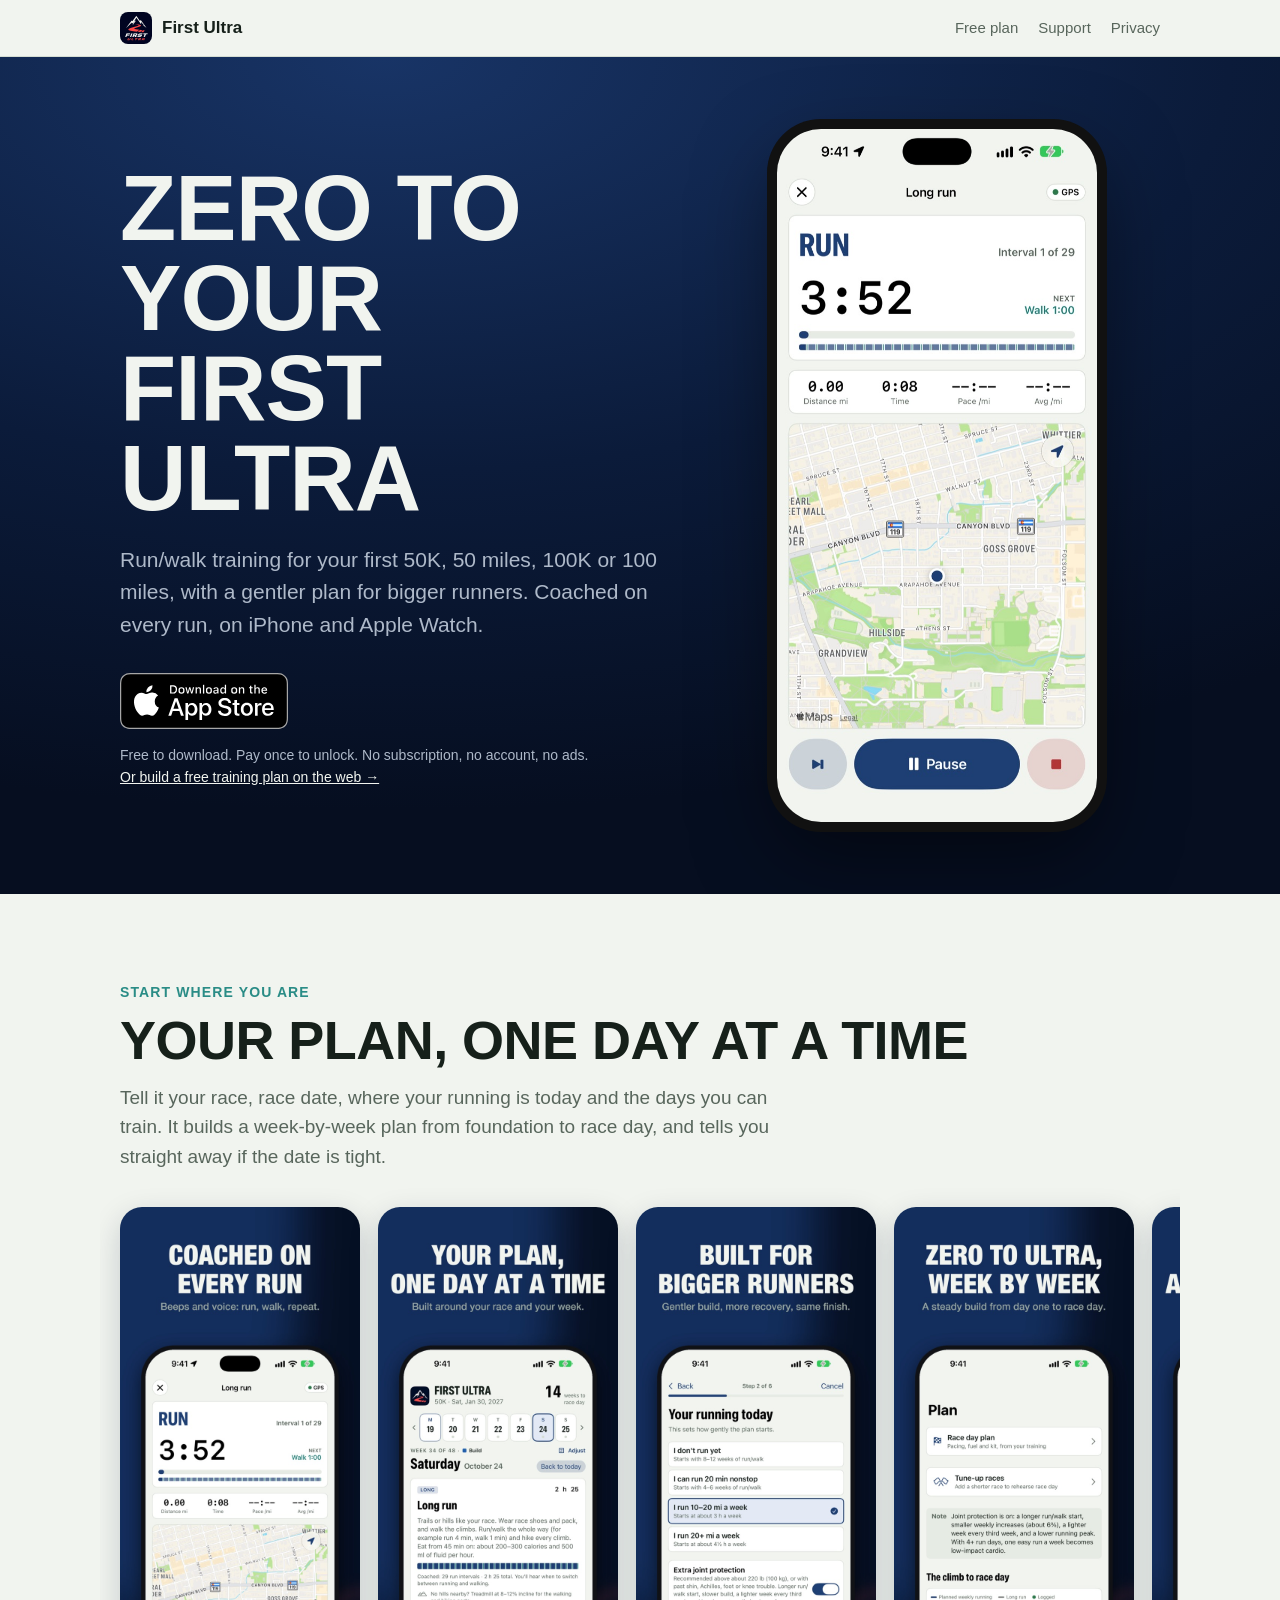
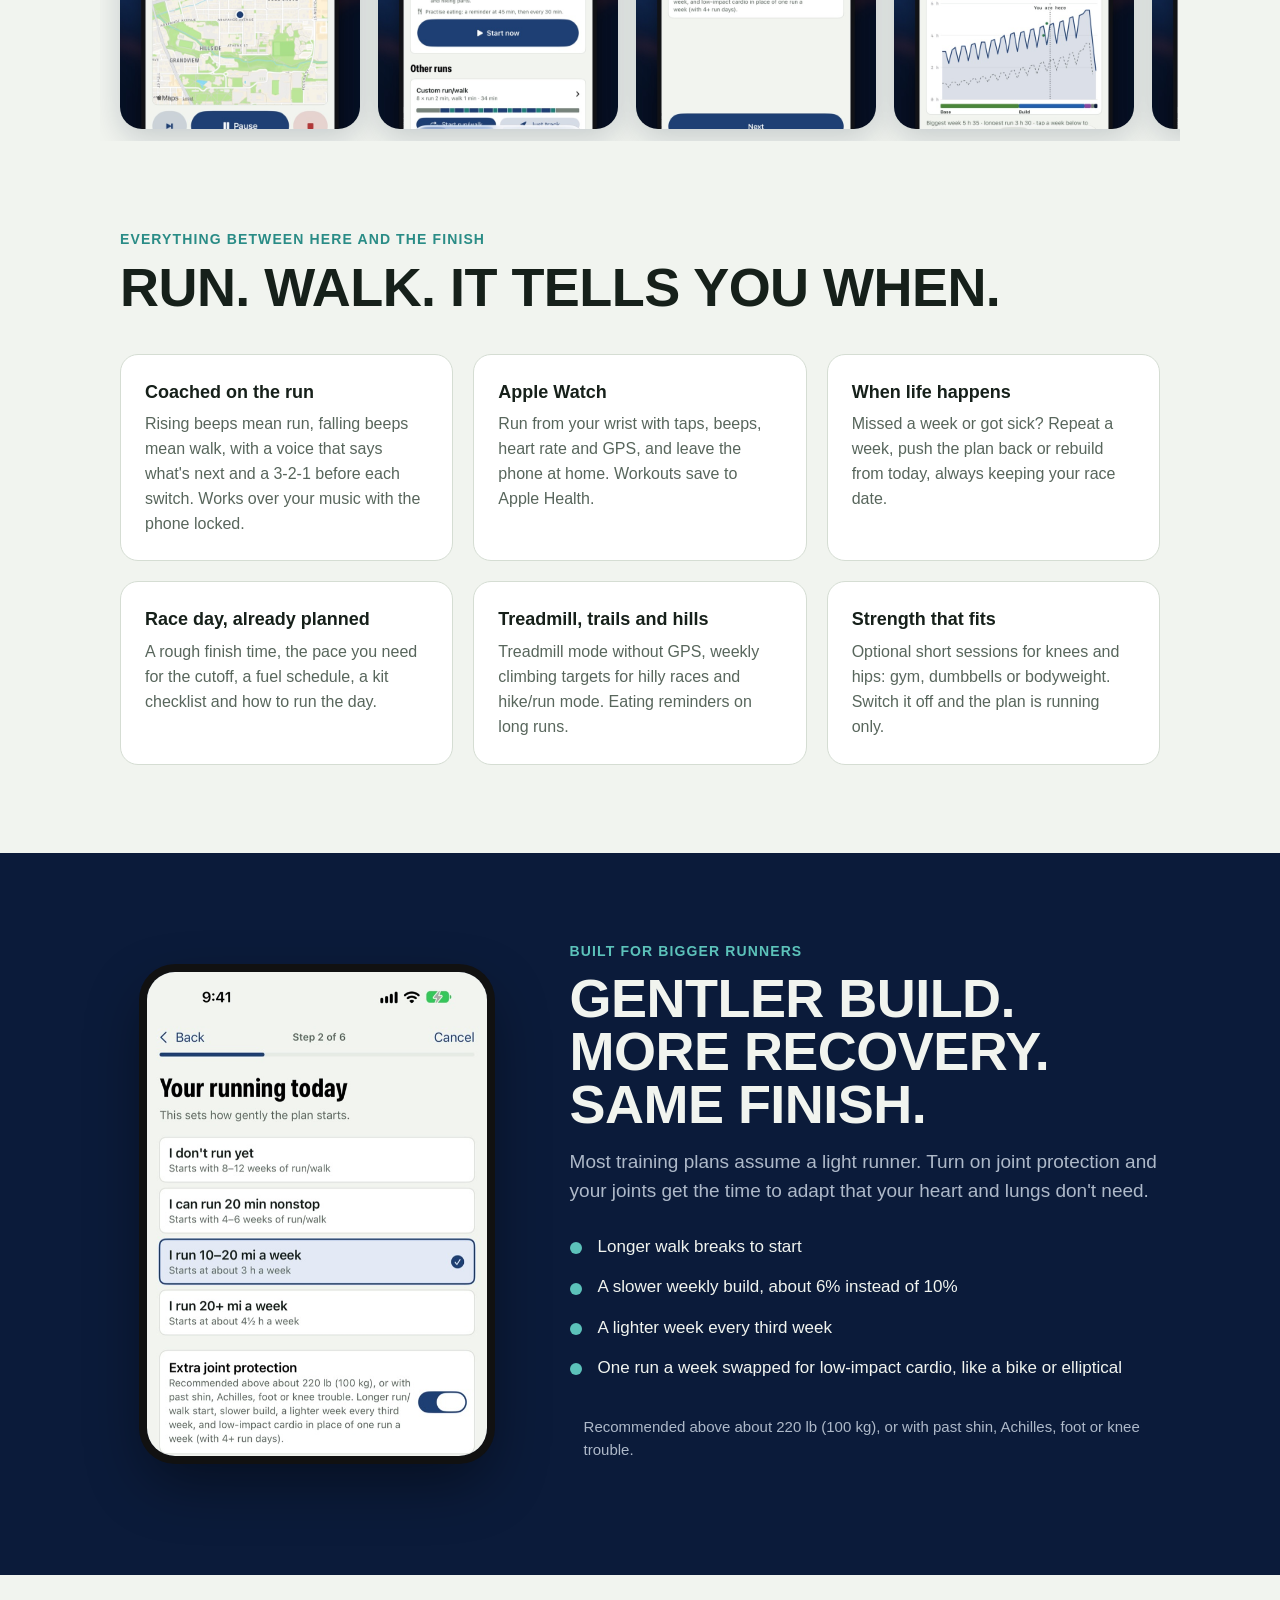
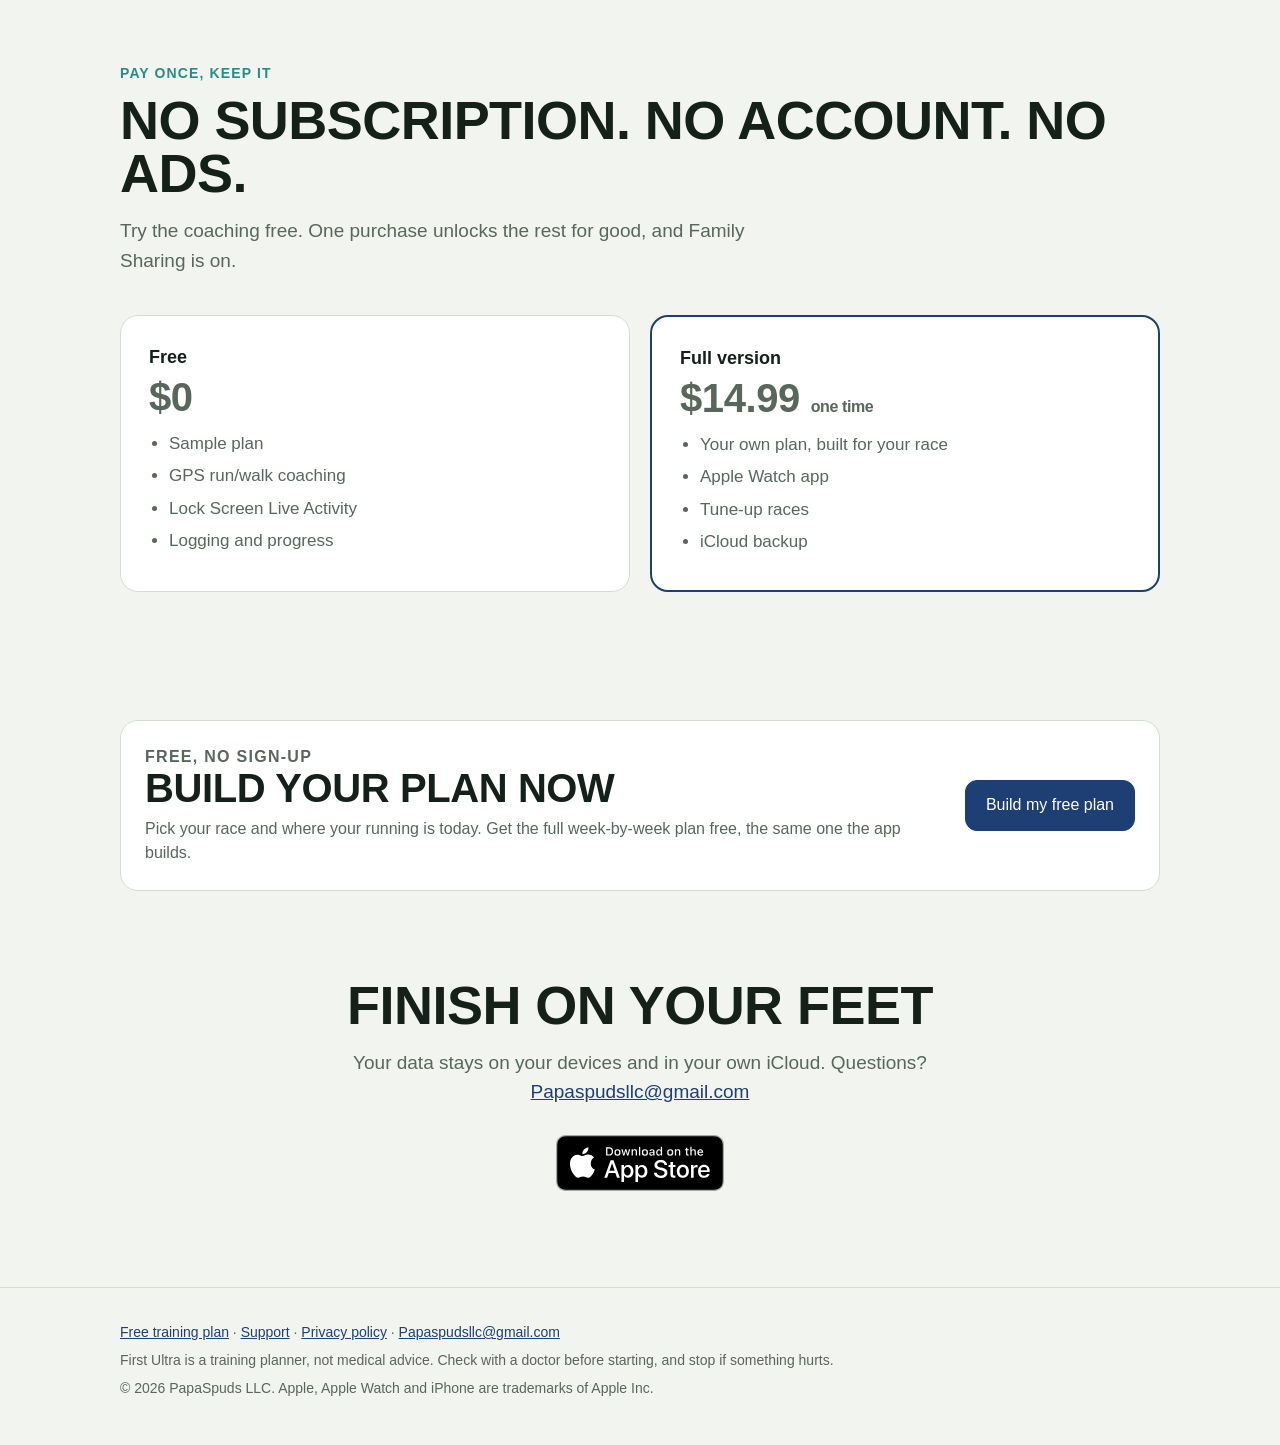
<file: index.html>
<!doctype html>
<html lang="en"><head><meta charset="utf-8"><meta name="viewport" content="width=device-width,initial-scale=1">
<title>First Ultra: zero to your first ultramarathon</title>
<meta name="description" content="Run/walk training for your first 50K, 50 miles, 100K or 100 miles, with a gentler plan for bigger runners. iPhone and Apple Watch. Pay once, no subscription.">
<meta name="apple-itunes-app" content="app-id=6824324954">
<meta name="theme-color" content="#0B1B3A">
<link rel="canonical" href="https://joshuasharmon-stack.github.io/first-ultra/">
<link rel="icon" href="assets/favicon.png"><link rel="apple-touch-icon" href="assets/apple-touch-icon.png">
<meta property="og:type" content="website"><meta property="og:title" content="First Ultra: zero to your first ultramarathon">
<meta property="og:description" content="Run/walk training for your first 50K, 50 miles, 100K or 100 miles, with a gentler plan for bigger runners. iPhone and Apple Watch. Pay once, no subscription."><meta property="og:url" content="https://joshuasharmon-stack.github.io/first-ultra/">
<meta property="og:image" content="https://joshuasharmon-stack.github.io/first-ultra/assets/og.jpg"><meta name="twitter:card" content="summary_large_image">
<link rel="stylesheet" href="assets/site.css">
</head><body>
<header class="top"><div class="wrap">
<a class="brand" href="index.html"><img src="assets/icon.png" alt="" width="32" height="32">First Ultra</a>
<nav><a href="plan.html">Free plan</a><a href="support.html">Support</a><a href="privacy.html">Privacy</a></nav>
</div></header>
<main>
<div class="hero"><div class="wrap">
<div>
<h1 class="display">Zero to your first ultra</h1>
<p class="lede">Run/walk training for your first 50K, 50 miles, 100K or 100 miles, with a gentler plan for bigger runners. Coached on every run, on iPhone and Apple Watch.</p>
<a class="badge" href="https://apps.apple.com/app/apple-store/id6824324954?pt=129112491&amp;ct=Website&amp;mt=8"><img src="assets/app-store-badge.svg" alt="Download on the App Store" width="168" height="56"></a>
<p class="terms">Free to download. Pay once to unlock. No subscription, no account, no ads.<br><a href="plan.html" style="color:var(--cream)">Or build a free training plan on the web →</a></p>
</div>
<div class="phone"><video src="assets/preview.mp4" poster="assets/poster.jpg" autoplay muted loop playsinline preload="metadata" aria-label="First Ultra app preview: plan, run/walk cues and race day"></video></div>
</div></div>

<section><div class="wrap">
<p class="kicker">Start where you are</p>
<h2 class="display h2">Your plan, one day at a time</h2>
<p class="sub">Tell it your race, race date, where your running is today and the days you can train. It builds a week-by-week plan from foundation to race day, and tells you straight away if the date is tight.</p>
</div>
<div class="shots" tabindex="0" aria-label="App screenshots">
<img src="assets/shot-01.jpg" alt="Coached on every run" width="640" height="1391" loading="lazy">
<img src="assets/shot-02.jpg" alt="Your plan, one day at a time" width="640" height="1391" loading="lazy">
<img src="assets/shot-03.jpg" alt="Built for bigger runners" width="640" height="1391" loading="lazy">
<img src="assets/shot-04.jpg" alt="Zero to ultra, week by week" width="640" height="1391" loading="lazy">
<img src="assets/shot-05.jpg" alt="Race day, already planned" width="640" height="1391" loading="lazy">
<img src="assets/shot-06.jpg" alt="Strength that fits your week" width="640" height="1391" loading="lazy">
<img src="assets/shot-07.jpg" alt="Watch the miles add up" width="640" height="1391" loading="lazy">
</div></section>

<section style="padding-top:0"><div class="wrap">
<p class="kicker">Everything between here and the finish</p>
<h2 class="display h2">Run. Walk. It tells you when.</h2>
<div class="grid">
<div class="card"><h3>Coached on the run</h3><p>Rising beeps mean run, falling beeps mean walk, with a voice that says what's next and a 3-2-1 before each switch. Works over your music with the phone locked.</p></div>
<div class="card"><h3>Apple Watch</h3><p>Run from your wrist with taps, beeps, heart rate and GPS, and leave the phone at home. Workouts save to Apple Health.</p></div>
<div class="card"><h3>When life happens</h3><p>Missed a week or got sick? Repeat a week, push the plan back or rebuild from today, always keeping your race date.</p></div>
<div class="card"><h3>Race day, already planned</h3><p>A rough finish time, the pace you need for the cutoff, a fuel schedule, a kit checklist and how to run the day.</p></div>
<div class="card"><h3>Treadmill, trails and hills</h3><p>Treadmill mode without GPS, weekly climbing targets for hilly races and hike/run mode. Eating reminders on long runs.</p></div>
<div class="card"><h3>Strength that fits</h3><p>Optional short sessions for knees and hips: gym, dumbbells or bodyweight. Switch it off and the plan is running only.</p></div>
</div>
</div></section>

<section class="big"><div class="wrap">
<img class="screen" src="assets/joints.jpg" alt="The Extra joint protection setting in First Ultra setup" width="600" height="855" loading="lazy">
<div>
<p class="kicker" style="color:#5CC2BA">Built for bigger runners</p>
<h2 class="display h2">Gentler build. More recovery. Same finish.</h2>
<p class="sub">Most training plans assume a light runner. Turn on joint protection and your joints get the time to adapt that your heart and lungs don't need.</p>
<ul>
<li>Longer walk breaks to start</li>
<li>A slower weekly build, about 6% instead of 10%</li>
<li>A lighter week every third week</li>
<li>One run a week swapped for low-impact cardio, like a bike or elliptical</li>
</ul>
<p class="note">Recommended above about 220 lb (100 kg), or with past shin, Achilles, foot or knee trouble.</p>
</div>
</div></section>

<section><div class="wrap">
<p class="kicker">Pay once, keep it</p>
<h2 class="display h2">No subscription. No account. No ads.</h2>
<p class="sub">Try the coaching free. One purchase unlocks the rest for good, and Family Sharing is on.</p>
<div class="price">
<div class="card"><h3>Free</h3><p class="display amt">$0</p>
<ul><li>Sample plan</li><li>GPS run/walk coaching</li><li>Lock Screen Live Activity</li><li>Logging and progress</li></ul></div>
<div class="card paid"><h3>Full version</h3><p class="display amt">$14.99 <span style="font-size:16px;text-transform:none;font-weight:600;color:var(--muted)">one time</span></p>
<ul><li>Your own plan, built for your race</li><li>Apple Watch app</li><li>Tune-up races</li><li>iCloud backup</li></ul></div>
</div>
</div></section>

<section style="padding-top:0"><div class="wrap">
<div class="card plancard">
<div><p class="kicker">Free, no sign-up</p>
<h2 class="display h2">Build your plan now</h2>
<p>Pick your race and where your running is today. Get the full week-by-week plan free, the same one the app builds.</p></div>
<a class="btn primary" href="plan.html">Build my free plan</a>
</div>
</div></section>

<section class="cta" style="padding-top:0"><div class="wrap">
<h2 class="display h2">Finish on your feet</h2>
<p class="sub">Your data stays on your devices and in your own iCloud. Questions? <a href="mailto:Papaspudsllc@gmail.com">Papaspudsllc@gmail.com</a></p>
<a class="badge" href="https://apps.apple.com/app/apple-store/id6824324954?pt=129112491&amp;ct=Website&amp;mt=8"><img src="assets/app-store-badge.svg" alt="Download on the App Store" width="168" height="56"></a>
</div></section>

<script>
if (matchMedia('(prefers-reduced-motion: reduce)').matches) {
  var v = document.querySelector('.phone video'); v.removeAttribute('autoplay'); v.pause(); v.controls = true;
}
</script>

</main>
<footer class="foot"><div class="wrap">
<p><a href="plan.html">Free training plan</a> · <a href="support.html">Support</a> · <a href="privacy.html">Privacy policy</a> · <a href="mailto:Papaspudsllc@gmail.com">Papaspudsllc@gmail.com</a></p>
<p>First Ultra is a training planner, not medical advice. Check with a doctor before starting, and stop if something hurts.</p>
<p>© 2026 PapaSpuds LLC. Apple, Apple Watch and iPhone are trademarks of Apple Inc.</p>
</div></footer>
</body></html>
</file>
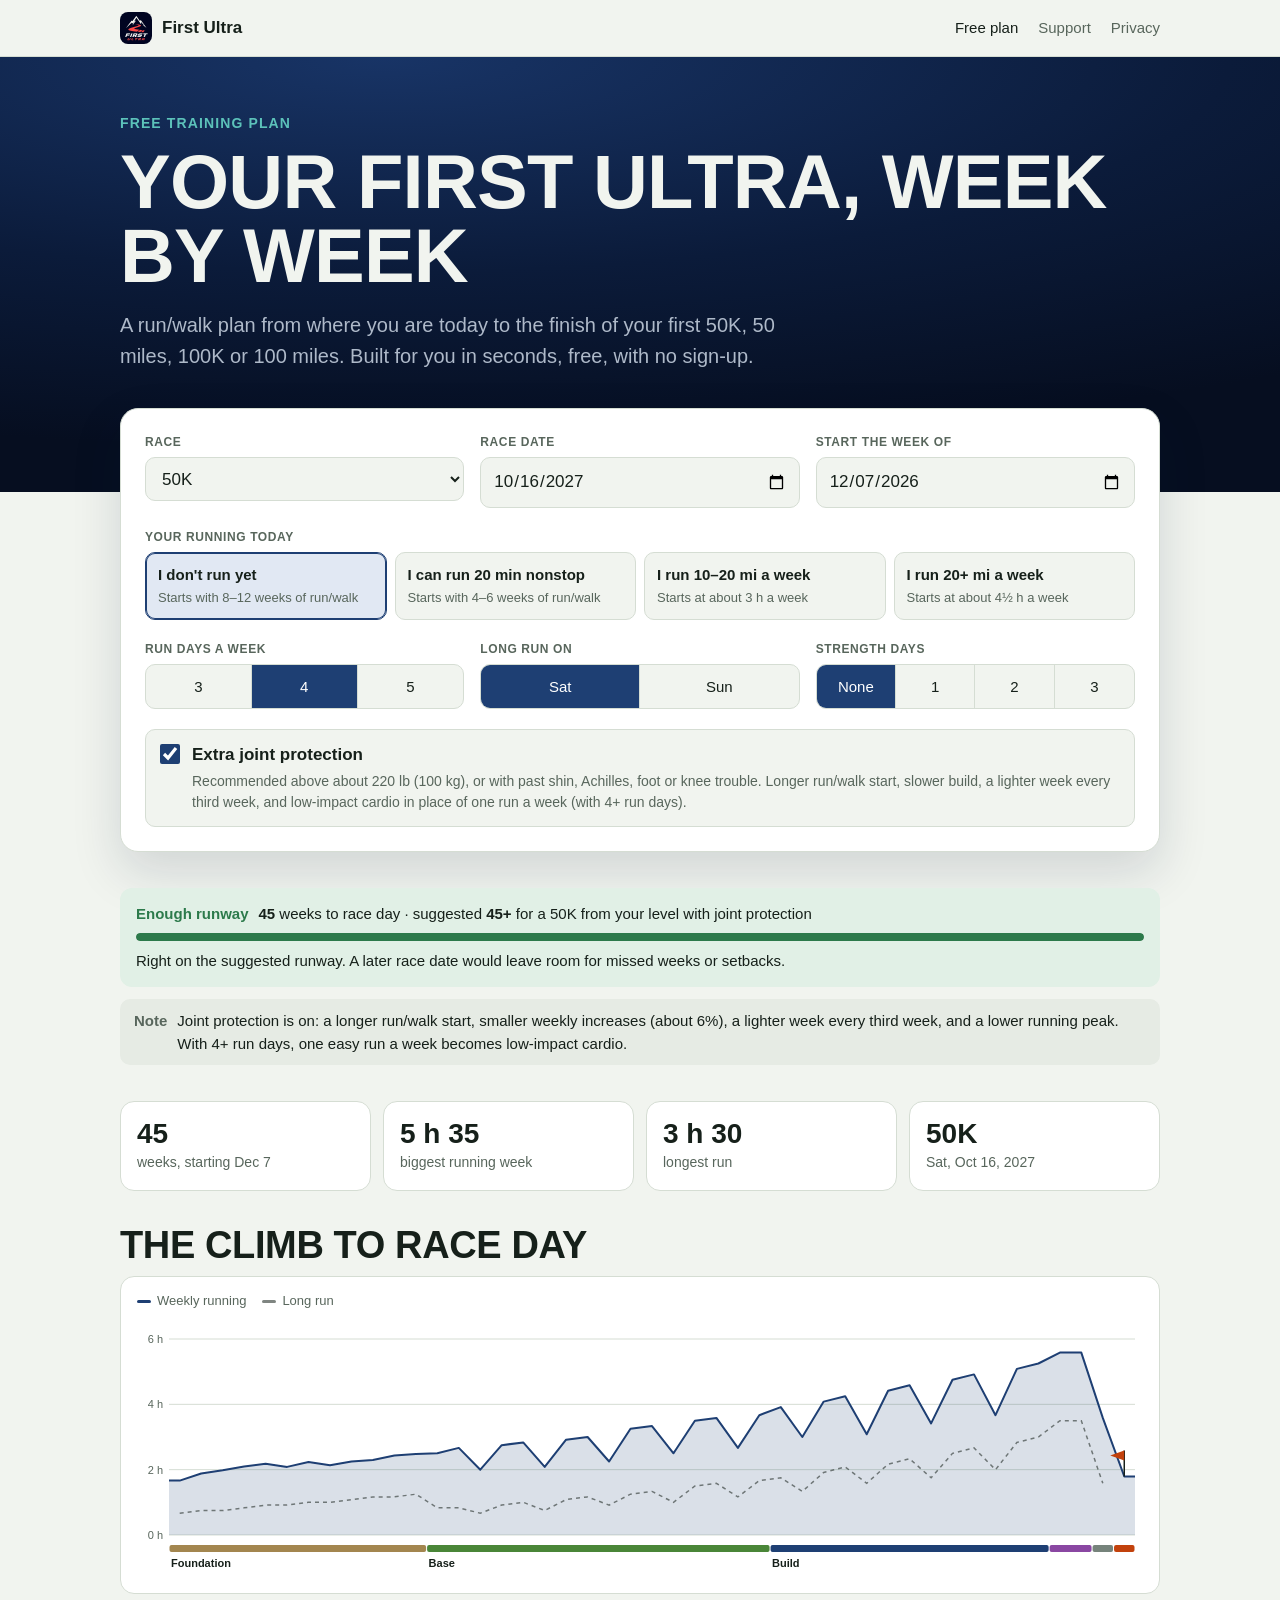
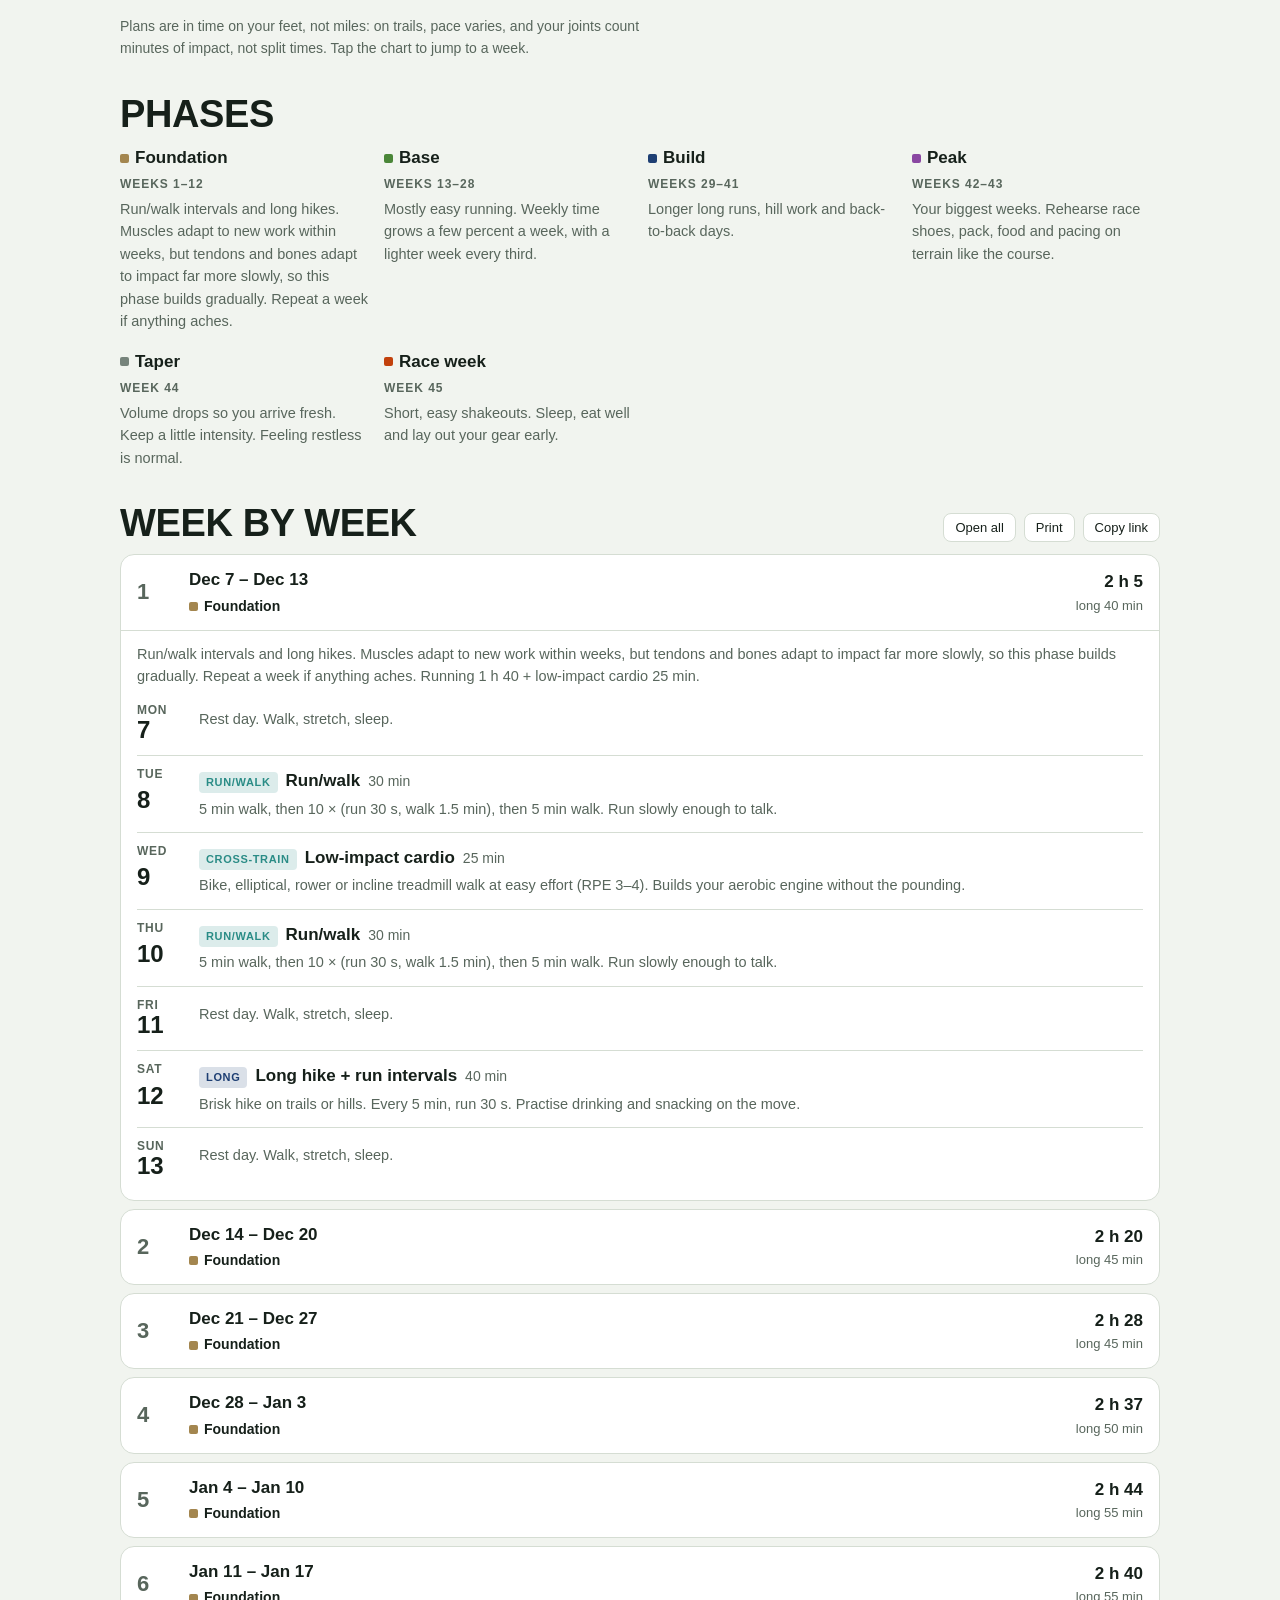
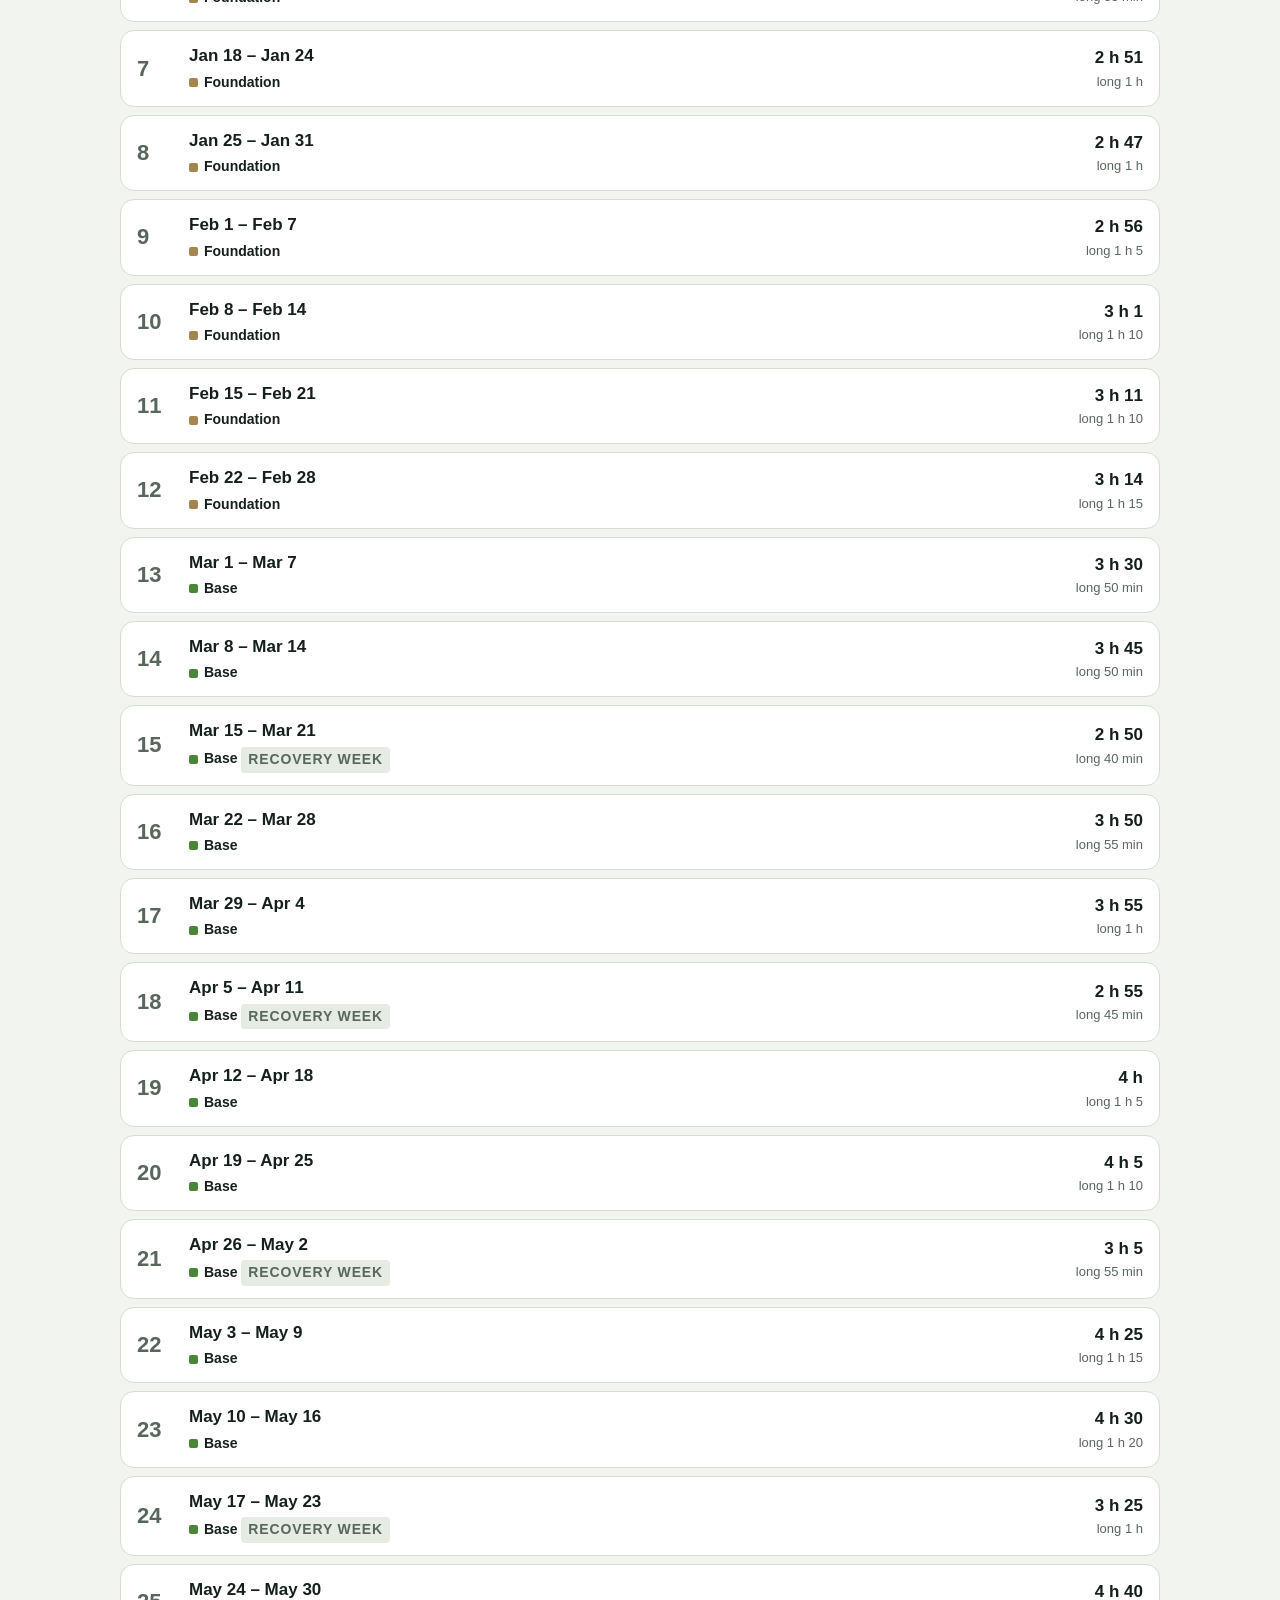
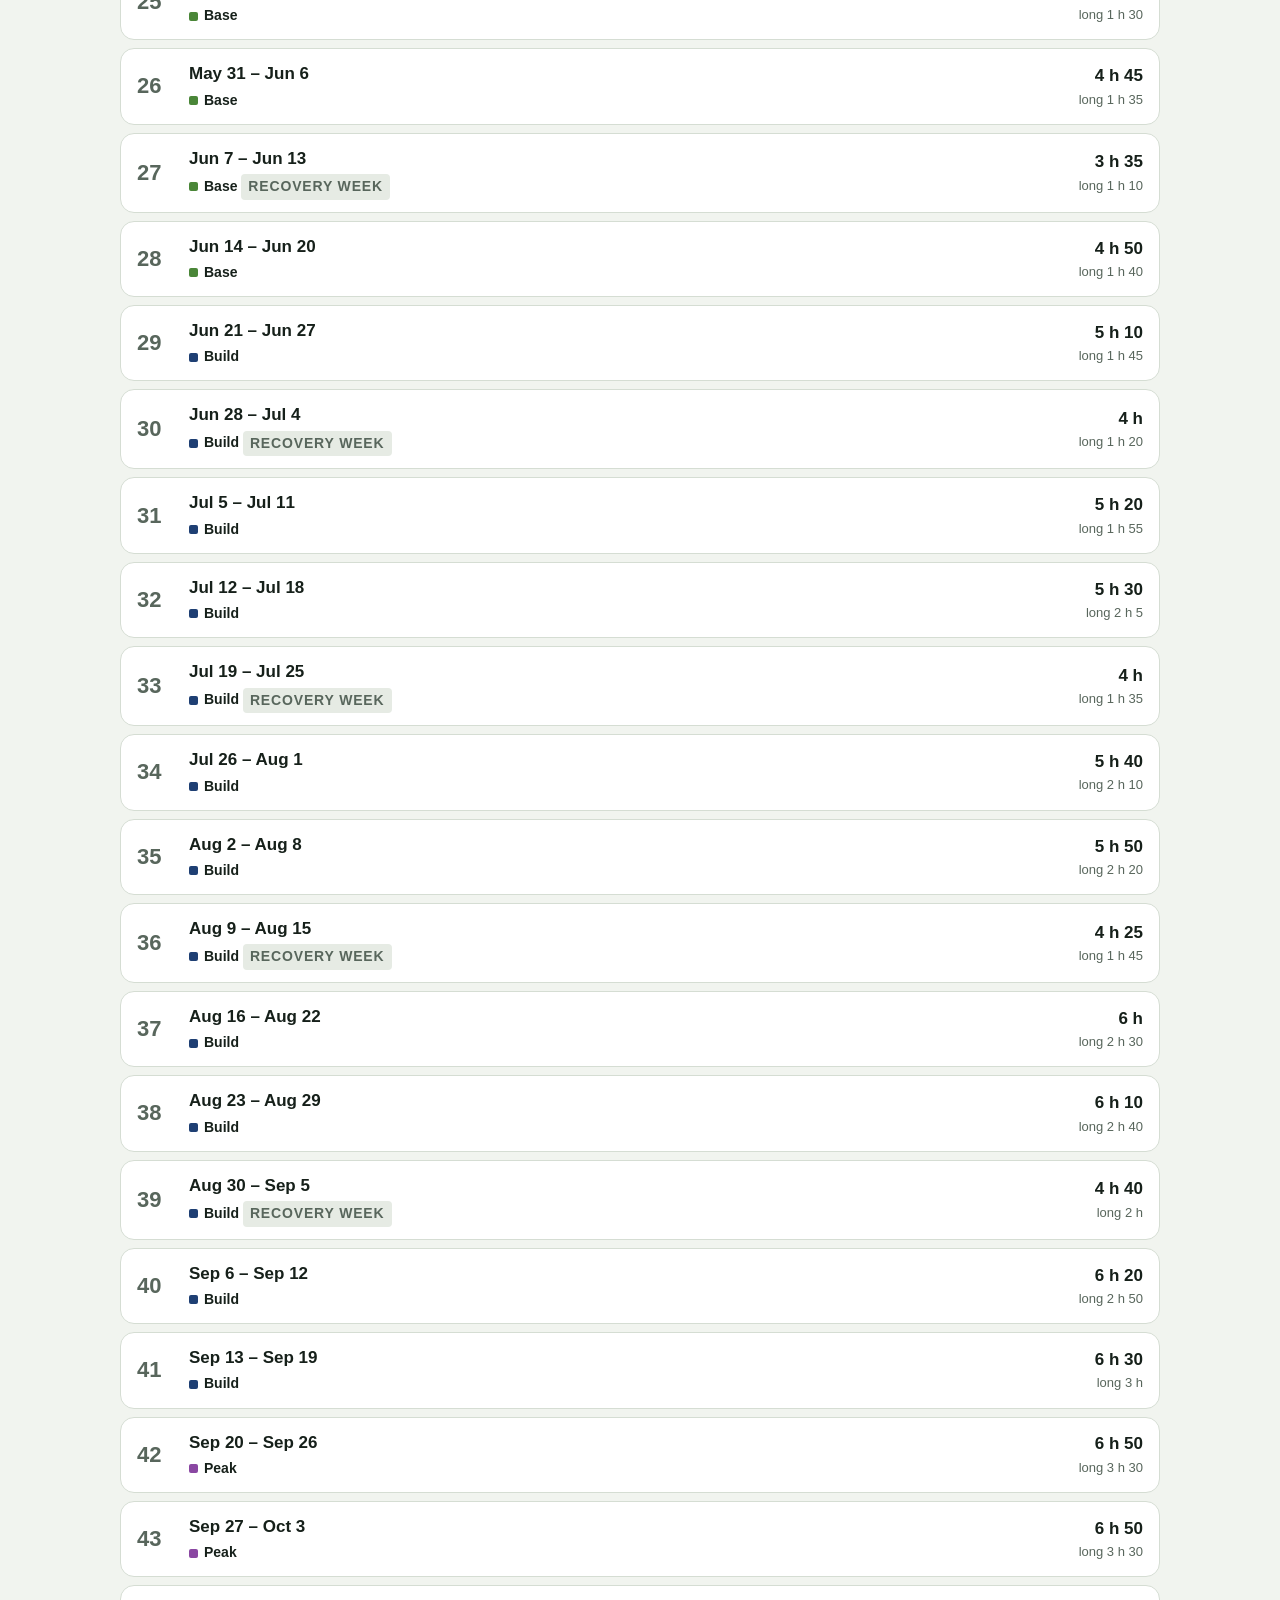
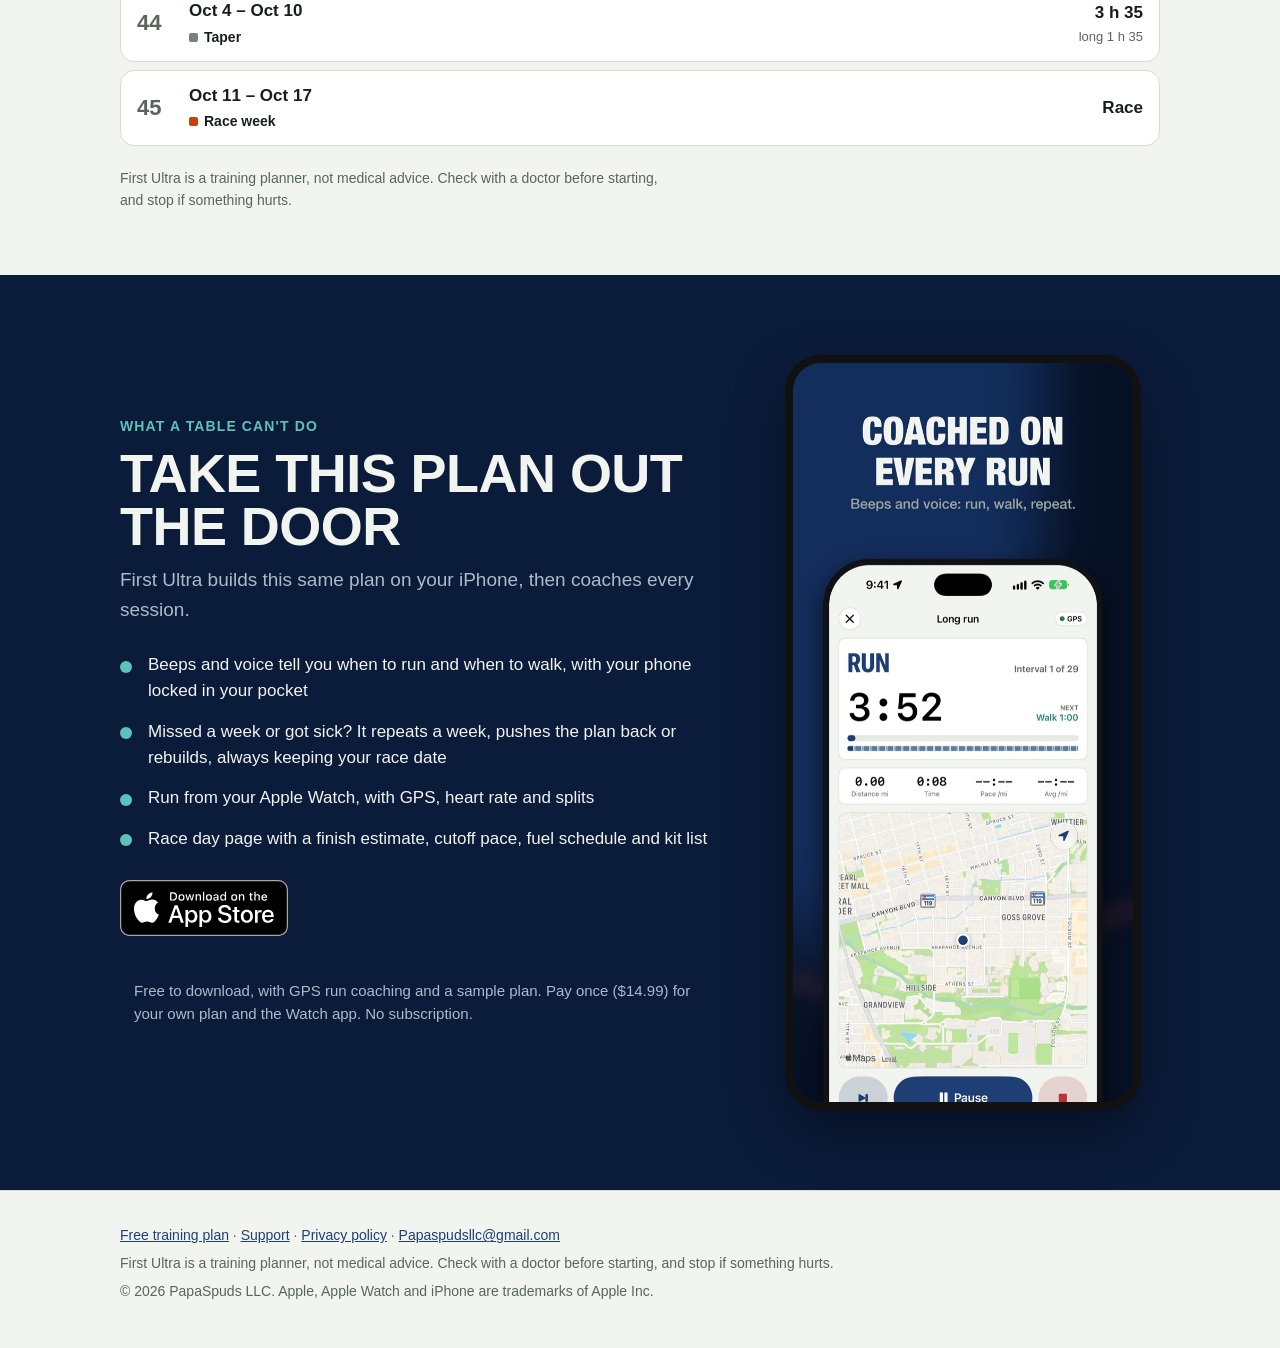
<file: plan.html>
<!doctype html>
<html lang="en"><head><meta charset="utf-8"><meta name="viewport" content="width=device-width,initial-scale=1">
<title>Free ultramarathon training plan for beginners: 50K to 100 miles | First Ultra</title>
<meta name="description" content="Build a free run/walk training plan for your first 50K, 50 miles, 100K or 100 miles, starting from no running. Week by week, with a gentler option for bigger runners.">
<meta name="apple-itunes-app" content="app-id=6824324954">
<meta name="theme-color" content="#0B1B3A">
<link rel="canonical" href="https://joshuasharmon-stack.github.io/first-ultra/plan.html">
<link rel="icon" href="assets/favicon.png"><link rel="apple-touch-icon" href="assets/apple-touch-icon.png">
<meta property="og:type" content="website"><meta property="og:title" content="Free ultramarathon training plan for beginners: 50K to 100 miles | First Ultra">
<meta property="og:description" content="Build a free run/walk training plan for your first 50K, 50 miles, 100K or 100 miles, starting from no running. Week by week, with a gentler option for bigger runners."><meta property="og:url" content="https://joshuasharmon-stack.github.io/first-ultra/plan.html">
<meta property="og:image" content="https://joshuasharmon-stack.github.io/first-ultra/assets/og.jpg"><meta name="twitter:card" content="summary_large_image">
<link rel="stylesheet" href="assets/site.css">
</head><body>
<header class="top"><div class="wrap">
<a class="brand" href="index.html"><img src="assets/icon.png" alt="" width="32" height="32">First Ultra</a>
<nav><a href="plan.html" aria-current=page>Free plan</a><a href="support.html">Support</a><a href="privacy.html">Privacy</a></nav>
</div></header>
<main>
<div class="plan-hero"><div class="wrap">
<p class="kicker">Free training plan</p>
<h1 class="display">Your first ultra, week by week</h1>
<p class="lede">A run/walk plan from where you are today to the finish of your first 50K, 50 miles, 100K or 100 miles. Built for you in seconds, free, with no sign-up.</p>
</div></div>

<div class="wrap planwrap">
<form class="planform card" id="pf" autocomplete="off">
  <div class="pf-row">
    <div class="field"><label for="pf-dist">Race</label>
      <select id="pf-dist"><option value="50k">50K</option><option value="50mi">50 miles</option><option value="100k">100K</option><option value="100mi">100 miles</option></select></div>
    <div class="field"><label for="pf-race">Race date</label><input id="pf-race" type="date" required></div>
    <div class="field"><label for="pf-start">Start the week of</label><input id="pf-start" type="date" required></div>
  </div>
  <div class="field"><span class="lbl">Your running today</span>
    <div class="levels" id="pf-level"></div></div>
  <div class="pf-row">
    <div class="field"><span class="lbl">Run days a week</span><div class="seg" id="pf-rd"></div></div>
    <div class="field"><span class="lbl">Long run on</span><div class="seg" id="pf-ld"></div></div>
    <div class="field"><span class="lbl">Strength days</span><div class="seg" id="pf-sd"></div></div>
  </div>
  <label class="toggle"><input id="pf-gentle" type="checkbox"><span><b>Extra joint protection</b><small>Recommended above about 220 lb (100 kg), or with past shin, Achilles, foot or knee trouble. Longer run/walk start, slower build, a lighter week every third week, and low-impact cardio in place of one run a week (with 4+ run days).</small></span></label>
</form>

<div id="out" aria-live="polite"></div>
</div>

<section class="big appcta"><div class="wrap">
<div>
<p class="kicker" style="color:#5CC2BA">What a table can't do</p>
<h2 class="display h2">Take this plan out the door</h2>
<p class="sub">First Ultra builds this same plan on your iPhone, then coaches every session.</p>
<ul>
<li>Beeps and voice tell you when to run and when to walk, with your phone locked in your pocket</li>
<li>Missed a week or got sick? It repeats a week, pushes the plan back or rebuilds, always keeping your race date</li>
<li>Run from your Apple Watch, with GPS, heart rate and splits</li>
<li>Race day page with a finish estimate, cutoff pace, fuel schedule and kit list</li>
</ul>
<a class="badge" href="https://apps.apple.com/app/apple-store/id6824324954?pt=129112491&amp;ct=Website&amp;mt=8" style="display:inline-block;margin-top:28px"><img src="assets/app-store-badge.svg" alt="Download on the App Store" width="168" height="56"></a>
<p class="note">Free to download, with GPS run coaching and a sample plan. Pay once ($14.99) for your own plan and the Watch app. No subscription.</p>
</div>
<img src="assets/shot-01.jpg" alt="Coached on every run: the run screen in First Ultra" width="640" height="1391" loading="lazy">
</div></section>

<script src="assets/plan-engine.js"></script>
<script src="assets/plan.js"></script>

</main>
<footer class="foot"><div class="wrap">
<p><a href="plan.html">Free training plan</a> · <a href="support.html">Support</a> · <a href="privacy.html">Privacy policy</a> · <a href="mailto:Papaspudsllc@gmail.com">Papaspudsllc@gmail.com</a></p>
<p>First Ultra is a training planner, not medical advice. Check with a doctor before starting, and stop if something hurts.</p>
<p>© 2026 PapaSpuds LLC. Apple, Apple Watch and iPhone are trademarks of Apple Inc.</p>
</div></footer>
</body></html>
</file>
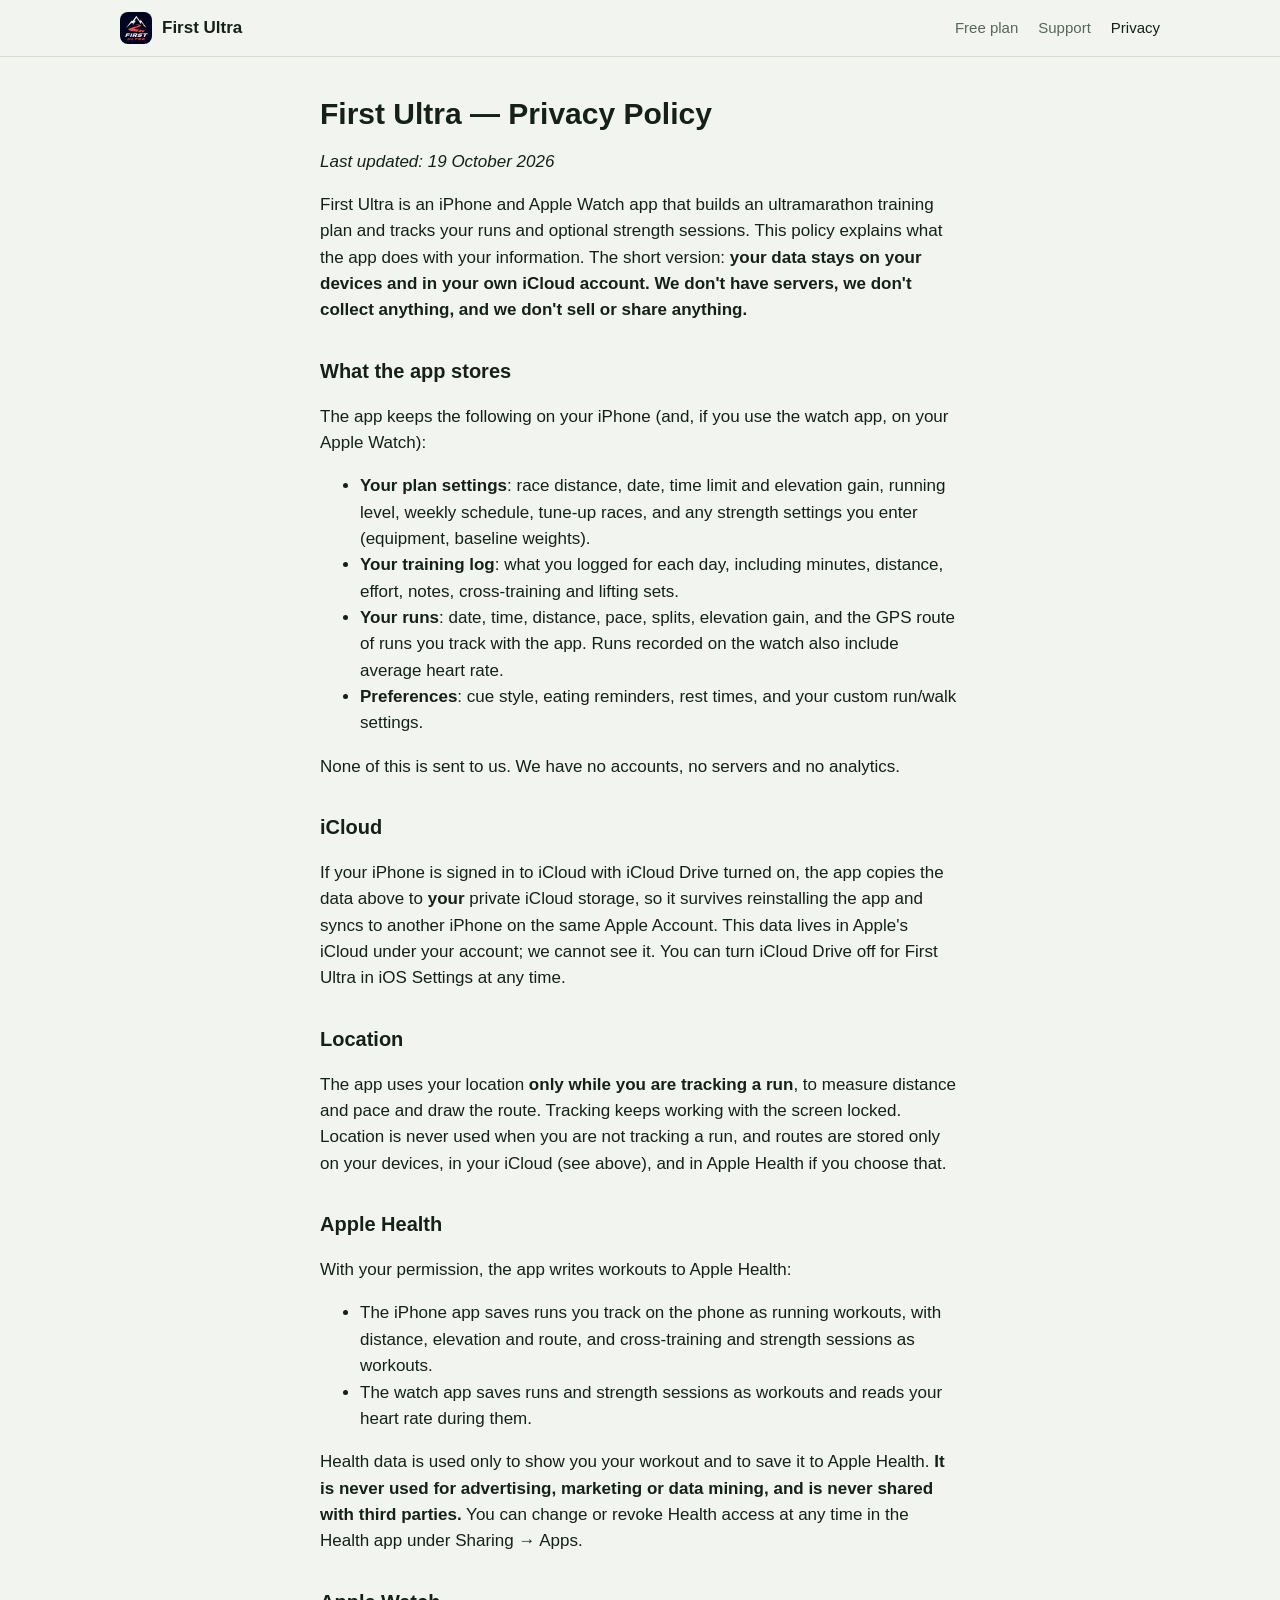
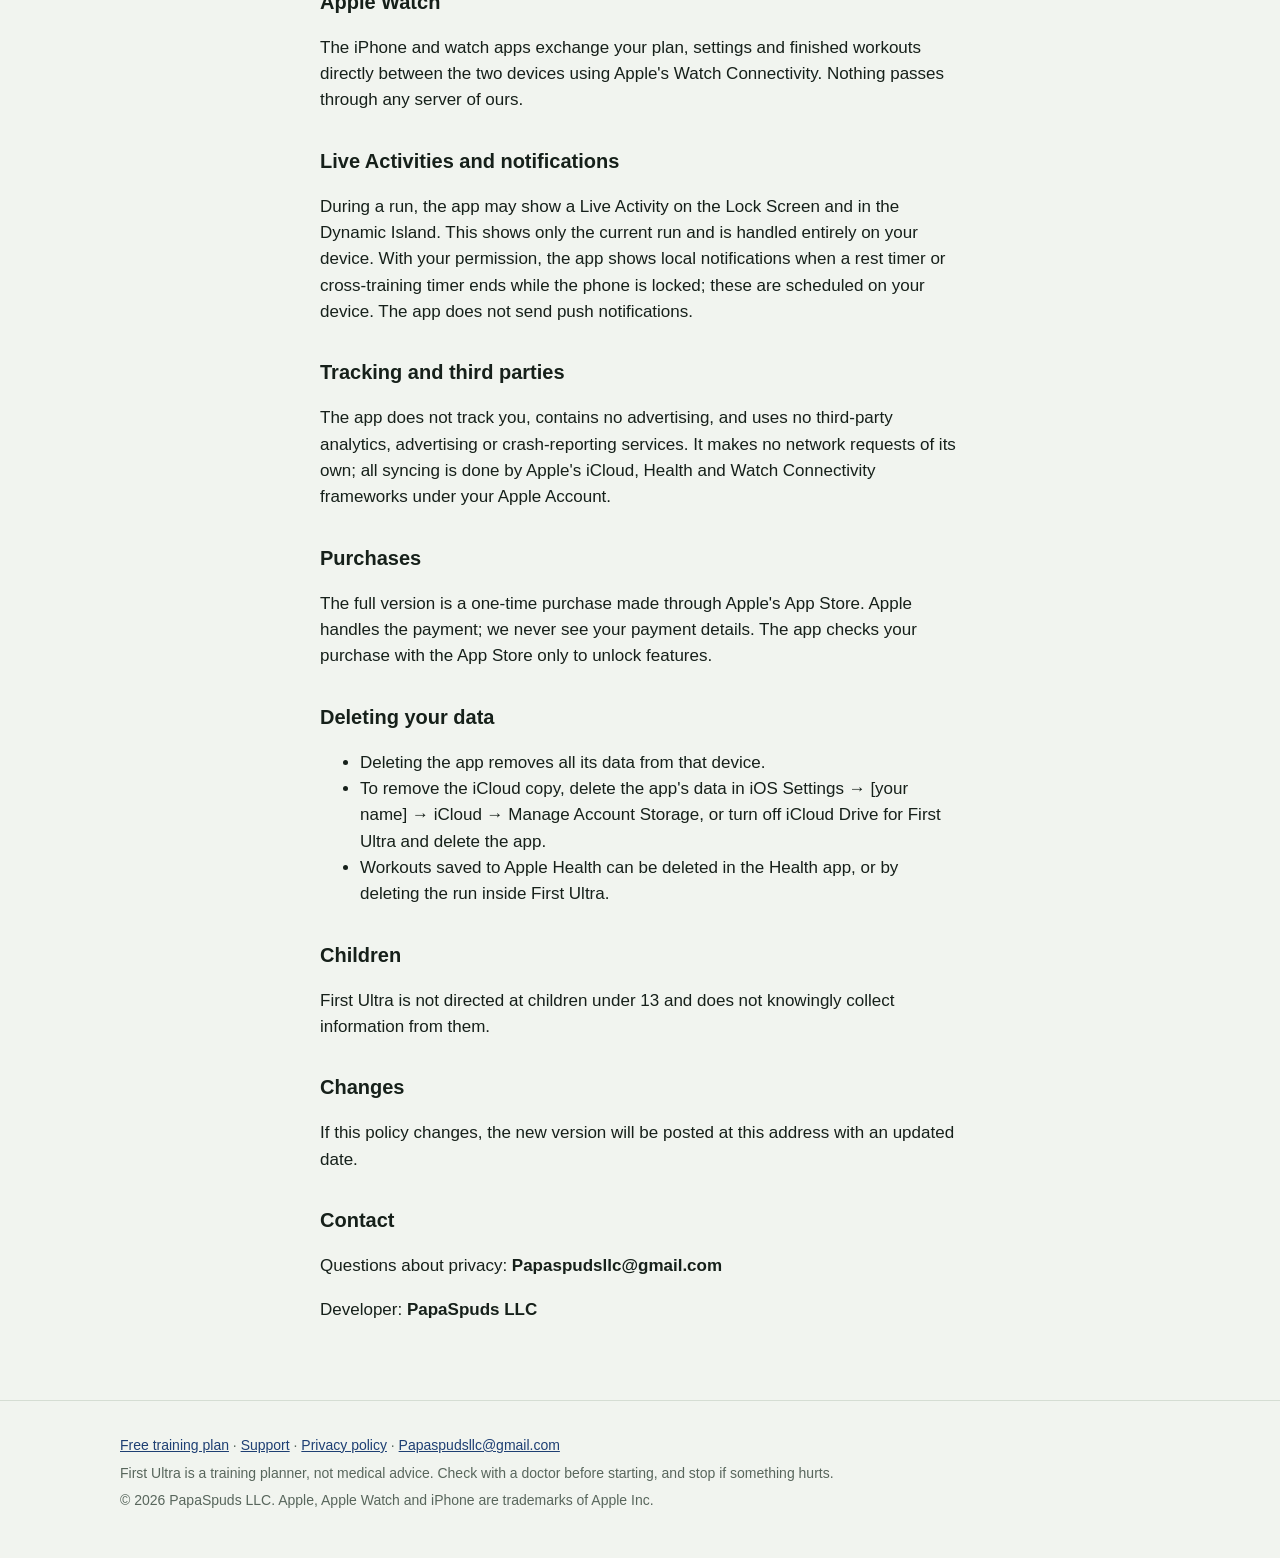
<file: privacy.html>
<!doctype html>
<html lang="en"><head><meta charset="utf-8"><meta name="viewport" content="width=device-width,initial-scale=1">
<title>First Ultra: Privacy Policy</title>
<meta name="description" content="First Ultra keeps your data on your devices and in your own iCloud. No accounts, no servers, no tracking.">
<meta name="apple-itunes-app" content="app-id=6824324954">
<meta name="theme-color" content="#0B1B3A">
<link rel="canonical" href="https://joshuasharmon-stack.github.io/first-ultra/privacy.html">
<link rel="icon" href="assets/favicon.png"><link rel="apple-touch-icon" href="assets/apple-touch-icon.png">
<meta property="og:type" content="website"><meta property="og:title" content="First Ultra: Privacy Policy">
<meta property="og:description" content="First Ultra keeps your data on your devices and in your own iCloud. No accounts, no servers, no tracking."><meta property="og:url" content="https://joshuasharmon-stack.github.io/first-ultra/privacy.html">
<meta property="og:image" content="https://joshuasharmon-stack.github.io/first-ultra/assets/og.jpg"><meta name="twitter:card" content="summary_large_image">
<link rel="stylesheet" href="assets/site.css">
</head><body>
<header class="top"><div class="wrap">
<a class="brand" href="index.html"><img src="assets/icon.png" alt="" width="32" height="32">First Ultra</a>
<nav><a href="plan.html">Free plan</a><a href="support.html">Support</a><a href="privacy.html" aria-current=page>Privacy</a></nav>
</div></header>
<main class="doc">
<h1>First Ultra — Privacy Policy</h1>
<p><em>Last updated: 19 October 2026</em></p>
<p>First Ultra is an iPhone and Apple Watch app that builds an ultramarathon training plan and tracks your runs and optional strength sessions. This policy explains what the app does with your information. The short version: <strong>your data stays on your devices and in your own iCloud account. We don't have servers, we don't collect anything, and we don't sell or share anything.</strong></p>
<h2>What the app stores</h2>
<p>The app keeps the following on your iPhone (and, if you use the watch app, on your Apple Watch):</p>
<ul>
<li><strong>Your plan settings</strong>: race distance, date, time limit and elevation gain, running level, weekly schedule, tune-up races, and any strength settings you enter (equipment, baseline weights).</li>
<li><strong>Your training log</strong>: what you logged for each day, including minutes, distance, effort, notes, cross-training and lifting sets.</li>
<li><strong>Your runs</strong>: date, time, distance, pace, splits, elevation gain, and the GPS route of runs you track with the app. Runs recorded on the watch also include average heart rate.</li>
<li><strong>Preferences</strong>: cue style, eating reminders, rest times, and your custom run/walk settings.</li>
</ul>
<p>None of this is sent to us. We have no accounts, no servers and no analytics.</p>
<h2>iCloud</h2>
<p>If your iPhone is signed in to iCloud with iCloud Drive turned on, the app copies the data above to <strong>your</strong> private iCloud storage, so it survives reinstalling the app and syncs to another iPhone on the same Apple Account. This data lives in Apple's iCloud under your account; we cannot see it. You can turn iCloud Drive off for First Ultra in iOS Settings at any time.</p>
<h2>Location</h2>
<p>The app uses your location <strong>only while you are tracking a run</strong>, to measure distance and pace and draw the route. Tracking keeps working with the screen locked. Location is never used when you are not tracking a run, and routes are stored only on your devices, in your iCloud (see above), and in Apple Health if you choose that.</p>
<h2>Apple Health</h2>
<p>With your permission, the app writes workouts to Apple Health:</p>
<ul>
<li>The iPhone app saves runs you track on the phone as running workouts, with distance, elevation and route, and cross-training and strength sessions as workouts.</li>
<li>The watch app saves runs and strength sessions as workouts and reads your heart rate during them.</li>
</ul>
<p>Health data is used only to show you your workout and to save it to Apple Health. <strong>It is never used for advertising, marketing or data mining, and is never shared with third parties.</strong> You can change or revoke Health access at any time in the Health app under Sharing → Apps.</p>
<h2>Apple Watch</h2>
<p>The iPhone and watch apps exchange your plan, settings and finished workouts directly between the two devices using Apple's Watch Connectivity. Nothing passes through any server of ours.</p>
<h2>Live Activities and notifications</h2>
<p>During a run, the app may show a Live Activity on the Lock Screen and in the Dynamic Island. This shows only the current run and is handled entirely on your device. With your permission, the app shows local notifications when a rest timer or cross-training timer ends while the phone is locked; these are scheduled on your device. The app does not send push notifications.</p>
<h2>Tracking and third parties</h2>
<p>The app does not track you, contains no advertising, and uses no third-party analytics, advertising or crash-reporting services. It makes no network requests of its own; all syncing is done by Apple's iCloud, Health and Watch Connectivity frameworks under your Apple Account.</p>
<h2>Purchases</h2>
<p>The full version is a one-time purchase made through Apple's App Store. Apple handles the payment; we never see your payment details. The app checks your purchase with the App Store only to unlock features.</p>
<h2>Deleting your data</h2>
<ul>
<li>Deleting the app removes all its data from that device.</li>
<li>To remove the iCloud copy, delete the app's data in iOS Settings → [your name] → iCloud → Manage Account Storage, or turn off iCloud Drive for First Ultra and delete the app.</li>
<li>Workouts saved to Apple Health can be deleted in the Health app, or by deleting the run inside First Ultra.</li>
</ul>
<h2>Children</h2>
<p>First Ultra is not directed at children under 13 and does not knowingly collect information from them.</p>
<h2>Changes</h2>
<p>If this policy changes, the new version will be posted at this address with an updated date.</p>
<h2>Contact</h2>
<p>Questions about privacy: <strong>Papaspudsllc@gmail.com</strong></p>
<p>Developer: <strong>PapaSpuds LLC</strong></p>
</main>
<footer class="foot"><div class="wrap">
<p><a href="plan.html">Free training plan</a> · <a href="support.html">Support</a> · <a href="privacy.html">Privacy policy</a> · <a href="mailto:Papaspudsllc@gmail.com">Papaspudsllc@gmail.com</a></p>
<p>First Ultra is a training planner, not medical advice. Check with a doctor before starting, and stop if something hurts.</p>
<p>© 2026 PapaSpuds LLC. Apple, Apple Watch and iPhone are trademarks of Apple Inc.</p>
</div></footer>
</body></html>
</file>
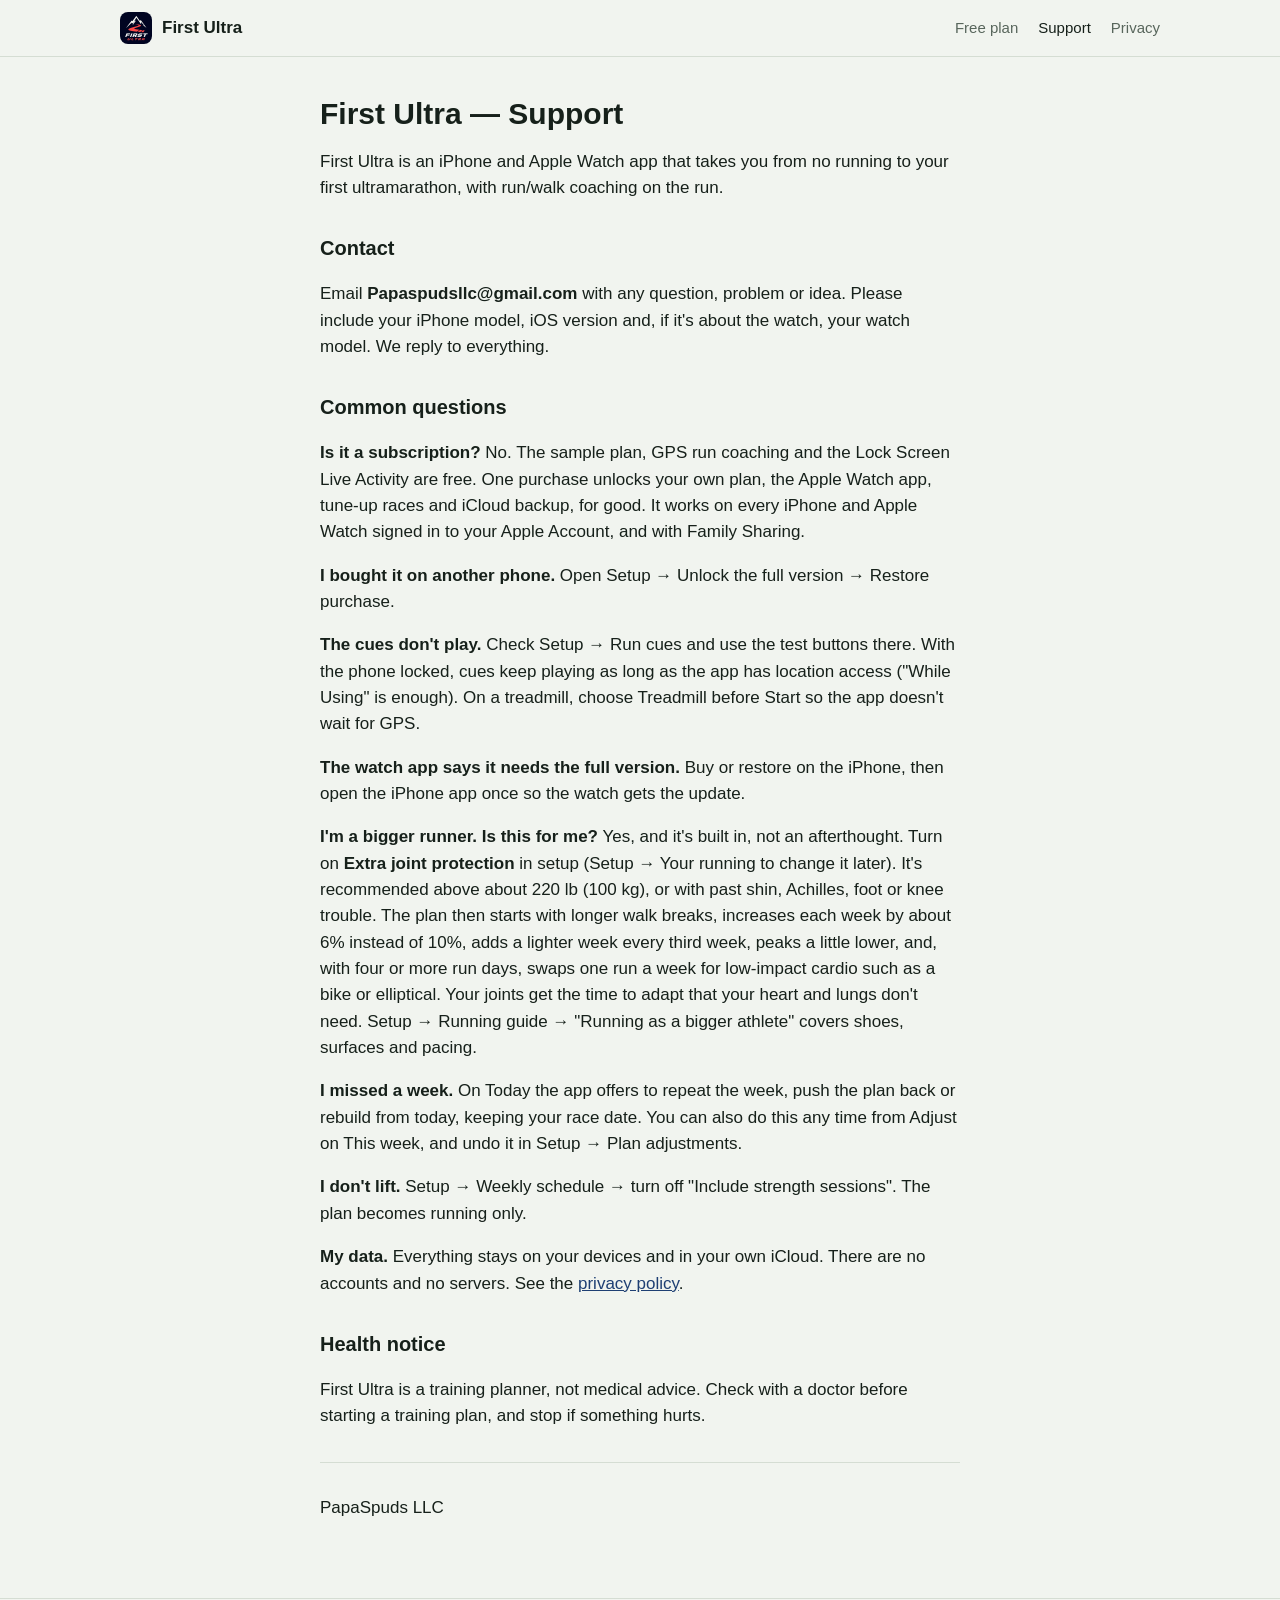
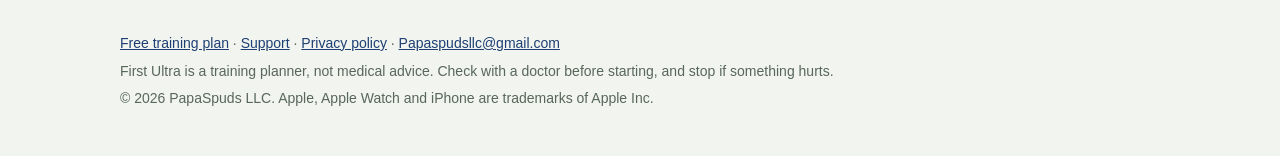
<file: support.html>
<!doctype html>
<html lang="en"><head><meta charset="utf-8"><meta name="viewport" content="width=device-width,initial-scale=1">
<title>First Ultra: Support</title>
<meta name="description" content="Help and contact for First Ultra, the run/walk ultramarathon training app for iPhone and Apple Watch.">
<meta name="apple-itunes-app" content="app-id=6824324954">
<meta name="theme-color" content="#0B1B3A">
<link rel="canonical" href="https://joshuasharmon-stack.github.io/first-ultra/support.html">
<link rel="icon" href="assets/favicon.png"><link rel="apple-touch-icon" href="assets/apple-touch-icon.png">
<meta property="og:type" content="website"><meta property="og:title" content="First Ultra: Support">
<meta property="og:description" content="Help and contact for First Ultra, the run/walk ultramarathon training app for iPhone and Apple Watch."><meta property="og:url" content="https://joshuasharmon-stack.github.io/first-ultra/support.html">
<meta property="og:image" content="https://joshuasharmon-stack.github.io/first-ultra/assets/og.jpg"><meta name="twitter:card" content="summary_large_image">
<link rel="stylesheet" href="assets/site.css">
</head><body>
<header class="top"><div class="wrap">
<a class="brand" href="index.html"><img src="assets/icon.png" alt="" width="32" height="32">First Ultra</a>
<nav><a href="plan.html">Free plan</a><a href="support.html" aria-current=page>Support</a><a href="privacy.html">Privacy</a></nav>
</div></header>
<main class="doc">
<h1>First Ultra — Support</h1>
<p>First Ultra is an iPhone and Apple Watch app that takes you from no running to your first ultramarathon, with run/walk coaching on the run.</p>
<h2>Contact</h2>
<p>Email <strong>Papaspudsllc@gmail.com</strong> with any question, problem or idea. Please include your iPhone model, iOS version and, if it's about the watch, your watch model. We reply to everything.</p>
<h2>Common questions</h2>
<p><strong>Is it a subscription?</strong> No. The sample plan, GPS run coaching and the Lock Screen Live Activity are free. One purchase unlocks your own plan, the Apple Watch app, tune-up races and iCloud backup, for good. It works on every iPhone and Apple Watch signed in to your Apple Account, and with Family Sharing.</p>
<p><strong>I bought it on another phone.</strong> Open Setup → Unlock the full version → Restore purchase.</p>
<p><strong>The cues don't play.</strong> Check Setup → Run cues and use the test buttons there. With the phone locked, cues keep playing as long as the app has location access ("While Using" is enough). On a treadmill, choose Treadmill before Start so the app doesn't wait for GPS.</p>
<p><strong>The watch app says it needs the full version.</strong> Buy or restore on the iPhone, then open the iPhone app once so the watch gets the update.</p>
<p><strong>I'm a bigger runner. Is this for me?</strong> Yes, and it's built in, not an afterthought. Turn on <strong>Extra joint protection</strong> in setup (Setup → Your running to change it later). It's recommended above about 220 lb (100 kg), or with past shin, Achilles, foot or knee trouble. The plan then starts with longer walk breaks, increases each week by about 6% instead of 10%, adds a lighter week every third week, peaks a little lower, and, with four or more run days, swaps one run a week for low-impact cardio such as a bike or elliptical. Your joints get the time to adapt that your heart and lungs don't need. Setup → Running guide → "Running as a bigger athlete" covers shoes, surfaces and pacing.</p>
<p><strong>I missed a week.</strong> On Today the app offers to repeat the week, push the plan back or rebuild from today, keeping your race date. You can also do this any time from Adjust on This week, and undo it in Setup → Plan adjustments.</p>
<p><strong>I don't lift.</strong> Setup → Weekly schedule → turn off "Include strength sessions". The plan becomes running only.</p>
<p><strong>My data.</strong> Everything stays on your devices and in your own iCloud. There are no accounts and no servers. See the <a href="privacy.html">privacy policy</a>.</p>
<h2>Health notice</h2>
<p>First Ultra is a training planner, not medical advice. Check with a doctor before starting a training plan, and stop if something hurts.</p>
<hr>
<p>PapaSpuds LLC</p>
</main>
<footer class="foot"><div class="wrap">
<p><a href="plan.html">Free training plan</a> · <a href="support.html">Support</a> · <a href="privacy.html">Privacy policy</a> · <a href="mailto:Papaspudsllc@gmail.com">Papaspudsllc@gmail.com</a></p>
<p>First Ultra is a training planner, not medical advice. Check with a doctor before starting, and stop if something hurts.</p>
<p>© 2026 PapaSpuds LLC. Apple, Apple Watch and iPhone are trademarks of Apple Inc.</p>
</div></footer>
</body></html>
</file>
<file: assets/site.css>
:root{--bg:#F1F4EF;--ink:#16201A;--muted:#58665C;--accent:#1E3F73;--line:#D5DDD3;--card:#FFFFFF;--teal:#2A8C86;
--navy:#0B1B3A;--navy2:#1E3F73;--cream:#F1F4EF;--cream-muted:#AEB9C9}
@media(prefers-color-scheme:dark){:root{--bg:#0F1411;--ink:#E4EBE5;--muted:#9AA79E;--accent:#8DB2E8;--line:#2B362E;--card:#161D19;--teal:#5CC2BA}}
*{box-sizing:border-box}
html{-webkit-text-size-adjust:100%}
body{margin:0;background:var(--bg);color:var(--ink);font:17px/1.55 -apple-system,BlinkMacSystemFont,"Segoe UI",Helvetica,Arial,sans-serif}
a{color:var(--accent)}
img,video{display:block;max-width:100%;height:auto}
.wrap{max-width:1080px;margin:0 auto;padding:0 20px}
.display{font-family:-apple-system,BlinkMacSystemFont,"Helvetica Neue","Arial Narrow",sans-serif;font-weight:800;font-stretch:condensed;letter-spacing:-.01em;text-transform:uppercase;line-height:.98}

/* Header */
.top{position:sticky;top:0;z-index:10;background:color-mix(in srgb,var(--bg) 86%,transparent);backdrop-filter:saturate(1.6) blur(14px);-webkit-backdrop-filter:saturate(1.6) blur(14px);border-bottom:1px solid var(--line)}
.top .wrap{display:flex;align-items:center;justify-content:space-between;height:56px}
.brand{display:flex;align-items:center;gap:10px;font-weight:700;color:var(--ink);text-decoration:none;font-size:17px}
.brand img{border-radius:8px}
.top nav{display:flex;gap:20px;font-size:15px}
.top nav a{color:var(--muted);text-decoration:none}
.top nav a:hover,.top nav a[aria-current]{color:var(--ink)}

/* Text pages */
.doc{max-width:680px;margin:0 auto;padding:40px 20px 60px}
.doc h1{font-size:30px;line-height:1.15;margin:0 0 6px}
.doc h2{font-size:20px;margin:32px 0 8px}
.doc hr{border:0;border-top:1px solid var(--line);margin:32px 0}

/* Hero */
.hero{background:radial-gradient(120% 90% at 30% 0%,#183466 0%,var(--navy) 55%,#060E20 100%);color:var(--cream);overflow:hidden}
.hero .wrap{display:grid;grid-template-columns:1.1fr .9fr;gap:48px;align-items:center;padding-top:72px;padding-bottom:72px}
.hero h1{font-size:clamp(48px,7.4vw,92px);margin:0 0 20px}
.hero .lede{font-size:clamp(18px,2vw,21px);color:var(--cream-muted);max-width:30em;margin:0 0 32px}
.badge img{height:56px;width:auto}
.terms{margin:16px 0 0;font-size:14px;color:var(--cream-muted)}
.phone{justify-self:center;width:min(320px,80vw);aspect-ratio:886/1920;border-radius:44px;overflow:hidden;background:#000;box-shadow:0 0 0 10px #111,0 30px 80px rgba(0,0,0,.5)}
.phone video{width:100%;height:100%;object-fit:cover}

/* Sections */
section{padding:88px 0}
.kicker{font-size:14px;font-weight:600;letter-spacing:.08em;text-transform:uppercase;color:var(--teal);margin:0 0 10px}
.h2{font-size:clamp(34px,4.6vw,54px);margin:0 0 16px}
.sub{font-size:19px;color:var(--muted);max-width:36em;margin:0}

/* Screenshot strip */
.shots{display:flex;gap:18px;overflow-x:auto;scroll-snap-type:x mandatory;padding:36px 20px 12px;margin:0 auto;max-width:1080px;scrollbar-width:thin}
.shots img{flex:0 0 auto;width:min(240px,62vw);height:auto;border-radius:22px;scroll-snap-align:center;box-shadow:0 10px 30px rgba(11,27,58,.18)}

/* Features */
.grid{display:grid;grid-template-columns:repeat(3,1fr);gap:20px;margin-top:40px}
.card{background:var(--card);border:1px solid var(--line);border-radius:18px;padding:24px}
.card h3{font-size:18px;margin:0 0 6px}
.card p{margin:0;color:var(--muted);font-size:16px}

/* Bigger runners */
.big{background:var(--navy);color:var(--cream)}
.big .wrap{display:grid;grid-template-columns:.8fr 1.2fr;gap:56px;align-items:center}
.big .wrap > img{width:min(340px,80vw);justify-self:center;border-radius:28px;box-shadow:0 0 0 8px #111,0 24px 60px rgba(0,0,0,.45)}
.big .sub{color:var(--cream-muted)}
.big ul{list-style:none;padding:0;margin:28px 0 0;display:grid;gap:14px}
.big li{padding-left:28px;position:relative}
.big li::before{content:"";position:absolute;left:0;top:.5em;width:12px;height:12px;border-radius:50%;background:#5CC2BA}
.big .note{font-size:15px;color:var(--cream-muted);margin-top:24px}

/* Pricing */
.price{display:grid;grid-template-columns:1fr 1fr;gap:20px;margin-top:40px}
.price .card{padding:28px}
.price .amt{font-size:40px;margin:4px 0 14px}
.price ul{margin:0;padding-left:20px;color:var(--muted)}
.price li{margin:6px 0}
.price .paid{border:2px solid var(--accent)}

/* Final CTA */
.cta{text-align:center}
.cta .badge{display:inline-block;margin-top:28px}
.cta .sub{margin:0 auto}

/* Footer */
.foot{border-top:1px solid var(--line);padding:28px 0 40px;font-size:14px;color:var(--muted)}
.foot p{margin:6px 0}

@media(max-width:820px){
  .hero .wrap,.big .wrap{grid-template-columns:1fr;gap:40px}
  .hero .wrap{padding-top:48px;padding-bottom:56px;text-align:center}
  .hero .lede{margin-left:auto;margin-right:auto}
  .badge{display:inline-block}
  .big .wrap > :first-child{order:2}
  .grid{grid-template-columns:1fr 1fr}
  section{padding:64px 0}
}
@media(max-width:560px){
  .grid,.price{grid-template-columns:1fr}
  .top nav{gap:14px}
}
@media(prefers-reduced-motion:reduce){.shots{scroll-behavior:auto}}

/* Stand-in until the official badge is saved as assets/app-store-badge.svg */
.store{display:inline-flex;flex-direction:column;justify-content:center;height:56px;padding:0 22px;border-radius:12px;background:#000;color:#fff;border:1px solid #A6A6A6;font-size:24px;font-weight:600;line-height:1;letter-spacing:-.01em;text-align:left}
.store small{font-size:12px;font-weight:500;margin-bottom:3px;letter-spacing:0}
.badge{text-decoration:none}

/* ---------- Plan builder ---------- */
:root{--sunk:#E6EBE4;--accent-soft:#E1E8F3;--accent-ink:#fff;
--ph-foundation:#A3864F;--ph-base:#4A8638;--ph-build:#1E3F73;--ph-peak:#8A47A2;--ph-taper:#76837B;--ph-race:#C2410C;
--ok:#2C7A4B;--warn:#9A620E;--bad:#B23636;--ok-soft:#E1F0E6;--warn-soft:#F7ECD8;--bad-soft:#F6E1E1}
@media(prefers-color-scheme:dark){:root{--sunk:#202922;--accent-soft:#1B2A3E;--accent-ink:#0B1626;
--ph-foundation:#CDB383;--ph-base:#86BA6F;--ph-build:#8DB2E8;--ph-peak:#BE8AD2;--ph-taper:#939F98;--ph-race:#F07B45;
--ok:#5FC28B;--warn:#E3AA4C;--bad:#EC7A7A;--ok-soft:#183324;--warn-soft:#3A2C14;--bad-soft:#3D1D1D}}
.num{font-variant-numeric:tabular-nums}
.eyebrow{font-size:12px;font-weight:600;letter-spacing:.08em;text-transform:uppercase;color:var(--muted)}
.hint{font-size:14px;color:var(--muted);max-width:70ch;margin:10px 0 0}
.plan-hero{background:radial-gradient(120% 90% at 30% 0%,#183466 0%,var(--navy) 55%,#060E20 100%);color:var(--cream)}
.plan-hero .wrap{padding-top:56px;padding-bottom:120px}
.plan-hero h1{font-size:clamp(42px,6.4vw,76px);margin:0 0 16px}
.plan-hero .lede{font-size:clamp(17px,2vw,20px);color:var(--cream-muted);max-width:34em;margin:0}
.plan-hero .kicker{color:#5CC2BA}
.planwrap{margin-top:-84px;padding-bottom:64px}
.planform{display:grid;gap:20px;padding:24px;box-shadow:0 20px 50px rgba(11,27,58,.14)}
.pf-row{display:grid;grid-template-columns:repeat(3,minmax(0,1fr));gap:16px}
.field{display:grid;gap:6px;min-width:0;align-content:start}
.field > label,.field > .lbl{font-size:12px;font-weight:600;color:var(--muted);letter-spacing:.05em;text-transform:uppercase}
.planform select,.planform input[type=date]{width:100%;font:inherit;color:inherit;background:var(--bg);border:1px solid var(--line);border-radius:10px;padding:10px 12px;min-height:44px}
.seg{display:flex;border:1px solid var(--line);border-radius:10px;overflow:hidden;background:var(--bg)}
.seg label{position:relative;flex:1}
.seg input{position:absolute;opacity:0;inset:0;cursor:pointer;margin:0}
.seg span{display:block;text-align:center;padding:10px 8px;font-size:15px;font-weight:500;border-right:1px solid var(--line)}
.seg label:last-child span{border-right:0}
.seg input:checked + span{background:var(--accent);color:var(--accent-ink)}
.seg input:focus-visible + span{outline:2px solid var(--accent);outline-offset:-2px}
.levels{display:grid;grid-template-columns:repeat(4,minmax(0,1fr));gap:8px}
.levels label{position:relative;border:1px solid var(--line);border-radius:10px;padding:10px 12px;background:var(--bg);cursor:pointer;font-size:15px;display:grid;gap:2px}
.levels input{position:absolute;opacity:0;inset:0;cursor:pointer;margin:0}
.levels small{color:var(--muted);font-size:13px}
.levels label:has(input:checked){border-color:var(--accent);box-shadow:inset 0 0 0 1px var(--accent);background:var(--accent-soft)}
.levels label:has(input:focus-visible){outline:2px solid var(--accent);outline-offset:2px}
.toggle{display:flex;gap:12px;align-items:flex-start;background:var(--bg);border:1px solid var(--line);border-radius:10px;padding:12px 14px;cursor:pointer}
.toggle input{width:20px;height:20px;margin:2px 0 0;accent-color:var(--accent);flex:none}
.toggle small{display:block;color:var(--muted);font-size:14px;margin-top:2px}
.btn{display:inline-flex;align-items:center;justify-content:center;border:1px solid var(--line);background:var(--card);color:var(--ink);border-radius:8px;padding:8px 14px;font:600 14px/1.2 inherit;cursor:pointer}
.btn:hover{border-color:var(--muted)}
.btn.small{padding:6px 11px;font-size:13px}
.psec{margin-top:36px;padding:0;display:grid;gap:12px}
.psec h2{font-size:clamp(28px,3.6vw,38px);margin:0}
.psec-head{display:flex;align-items:end;justify-content:space-between;gap:12px;flex-wrap:wrap}
.actions{display:flex;gap:8px;flex-wrap:wrap}
.notes{display:grid;gap:8px}
.note{display:flex;gap:10px;padding:10px 14px;border-radius:10px;font-size:15px}
.note.warn{background:var(--warn-soft)}.note.bad{background:var(--bad-soft)}.note.info{background:var(--sunk)}
.note b{flex:none}.note.warn b{color:var(--warn)}.note.bad b{color:var(--bad)}.note.info b{color:var(--muted)}
.runway{display:grid;gap:8px;padding:14px 16px;border-radius:12px;font-size:15px}
.runway p{margin:0}
.runway.ok{background:var(--ok-soft)}.runway.warn{background:var(--warn-soft)}.runway.bad{background:var(--bad-soft)}
.runway-top{display:flex;gap:10px;align-items:baseline;flex-wrap:wrap}
.runway .verdict{font-weight:700}
.runway.ok .verdict{color:var(--ok)}.runway.warn .verdict{color:var(--warn)}.runway.bad .verdict{color:var(--bad)}
.bar{height:8px;background:color-mix(in srgb,var(--ink) 10%,transparent);border-radius:4px;overflow:hidden}
.bar i{display:block;height:100%;border-radius:4px}
.runway.ok .bar i{background:var(--ok)}.runway.warn .bar i{background:var(--warn)}.runway.bad .bar i{background:var(--bad)}
.runway .btn{margin-left:6px}
.tiles{display:grid;grid-template-columns:repeat(4,minmax(0,1fr));gap:12px}
.tile{background:var(--card);border:1px solid var(--line);border-radius:14px;padding:16px;display:grid;gap:2px}
.tile b{font-size:28px;font-weight:700;line-height:1.15}
.tile span{font-size:14px;color:var(--muted)}
.chartbox{background:var(--card);border:1px solid var(--line);border-radius:14px;padding:14px 10px 6px}
.legend{display:flex;gap:16px;flex-wrap:wrap;font-size:13px;color:var(--muted);padding:0 6px 6px}
.legend i{display:inline-block;width:14px;height:3px;vertical-align:middle;margin-right:6px;border-radius:2px}
svg.chart{display:block;width:100%;height:auto;overflow:visible}
.chart text{font-size:11px;fill:var(--muted);font-variant-numeric:tabular-nums}
.chart .grid{stroke:var(--line)}
.chart .area{fill:var(--accent);fill-opacity:.16}
.chart .ridge{fill:none;stroke:var(--accent);stroke-width:2;stroke-linejoin:round}
.chart .longline{fill:none;stroke:var(--ink);stroke-width:1.5;stroke-dasharray:4 4;opacity:.55}
.chart .flag{fill:var(--ph-race)}.chart .pole{stroke:var(--ink);stroke-width:1.5}
.chart .hit{fill:transparent;cursor:pointer}.chart .hit:hover{fill:var(--ink);fill-opacity:.05}
.chart .phlbl{font-size:11px;font-weight:600;fill:var(--ink)}
.phase{display:inline-flex;align-items:center;gap:6px;font-weight:600;color:var(--ink)}
.phase::before{content:"";width:9px;height:9px;border-radius:2px;background:var(--ph)}
.phases{display:grid;grid-template-columns:repeat(auto-fit,minmax(200px,1fr));gap:16px}
.phases div{display:grid;gap:4px;align-content:start}
.phases p{margin:0;font-size:14.5px;color:var(--muted)}
.tag{display:inline-block;font-size:11px;font-weight:600;letter-spacing:.06em;text-transform:uppercase;padding:2px 7px;border-radius:4px;background:var(--sunk);color:var(--muted)}
.weeks{display:grid;gap:8px}
.wk{background:var(--card);border:1px solid var(--line);border-radius:14px;scroll-margin-top:72px}
.wk summary{display:grid;grid-template-columns:40px minmax(0,1fr) auto;gap:12px;align-items:center;padding:12px 16px;cursor:pointer;list-style:none}
.wk summary::-webkit-details-marker{display:none}
.wk-n{font-size:22px;font-weight:700;color:var(--muted)}
.wk-main{display:grid;gap:2px;min-width:0}
.wk-main span{font-size:14px}
.wk-stats{text-align:right;font-weight:600;display:grid}
.wk-stats small{font-weight:400;font-size:13px;color:var(--muted)}
.wk[open] summary{border-bottom:1px solid var(--line)}
.wk-tip{margin:12px 16px 0;font-size:14.5px;color:var(--muted)}
.days{list-style:none;margin:0;padding:4px 16px 8px}
.day{display:grid;grid-template-columns:48px minmax(0,1fr);gap:4px 14px;padding:12px 0;border-bottom:1px solid var(--line)}
.day:last-child{border-bottom:0}
.dd{display:grid;line-height:1.1}
.dd .dow{font-size:12px;font-weight:600;text-transform:uppercase;letter-spacing:.06em;color:var(--muted)}
.dd .dom{font-size:24px;font-weight:600}
.sessions{display:grid;gap:10px;min-width:0}
.sess{display:grid;gap:3px}
.sess p{margin:0;font-size:14.5px;color:var(--muted)}
.sess-top{display:flex;align-items:baseline;gap:8px;flex-wrap:wrap}
.sess-top b{font-weight:600}
.sess-top .mins{font-size:14px;color:var(--muted)}
.k-long .tag,.k-hike .tag{background:color-mix(in srgb,var(--accent) 16%,transparent);color:var(--accent)}
.k-quality .tag{background:color-mix(in srgb,var(--ph-peak) 16%,transparent);color:var(--ph-peak)}
.k-b2b .tag{background:color-mix(in srgb,var(--accent) 12%,transparent);color:var(--accent)}
.k-cross .tag,.k-runwalk .tag{background:color-mix(in srgb,var(--teal) 16%,transparent);color:var(--teal)}
.k-race .tag{background:var(--ph-race);color:#fff}
.k-strength .tag{background:var(--sunk);color:var(--ink)}
.rest{color:var(--muted);font-size:14.5px;padding-top:4px}
.exlist{margin:4px 0 0;padding-left:18px;font-size:14px;color:var(--muted);columns:2;column-gap:24px}
.exlist .num{color:var(--ink)}
.appcta{margin-top:0}
.appcta .wrap{grid-template-columns:1.2fr .8fr}
.appcta .h2{margin-bottom:12px}
.plancard{display:grid;grid-template-columns:1fr auto;gap:24px;align-items:center;margin-top:40px}
.plancard .h2{font-size:clamp(28px,3.6vw,40px);margin:0 0 8px}
.plancard p{margin:0;color:var(--muted)}
.btn.primary{background:var(--accent);border-color:var(--accent);color:var(--accent-ink);padding:12px 20px;font-size:16px;border-radius:12px;text-decoration:none}
@media(max-width:820px){
  .pf-row{grid-template-columns:1fr 1fr}
  .pf-row > .field:first-child{grid-column:1 / -1}
  .levels,.tiles{grid-template-columns:1fr 1fr}
  .appcta .wrap{grid-template-columns:1fr}
  .appcta .wrap > :first-child{order:0}
  .plancard{grid-template-columns:1fr}
}
@media(max-width:560px){
  .planform{padding:18px}
  .pf-row{grid-template-columns:1fr}
  .exlist{columns:1}
  .wk summary{grid-template-columns:30px minmax(0,1fr) auto;padding:12px}
  .days{padding:4px 12px 8px}
  .day{grid-template-columns:40px minmax(0,1fr)}
}
@media print{
  .top,.foot,.planform,.appcta,.plan-hero,.actions,.chartbox .legend{display:none!important}
  body{background:#fff;color:#000;font-size:12px}
  .planwrap{margin:0}
  .wk{break-inside:avoid;border-color:#ccc}
}
</file>
